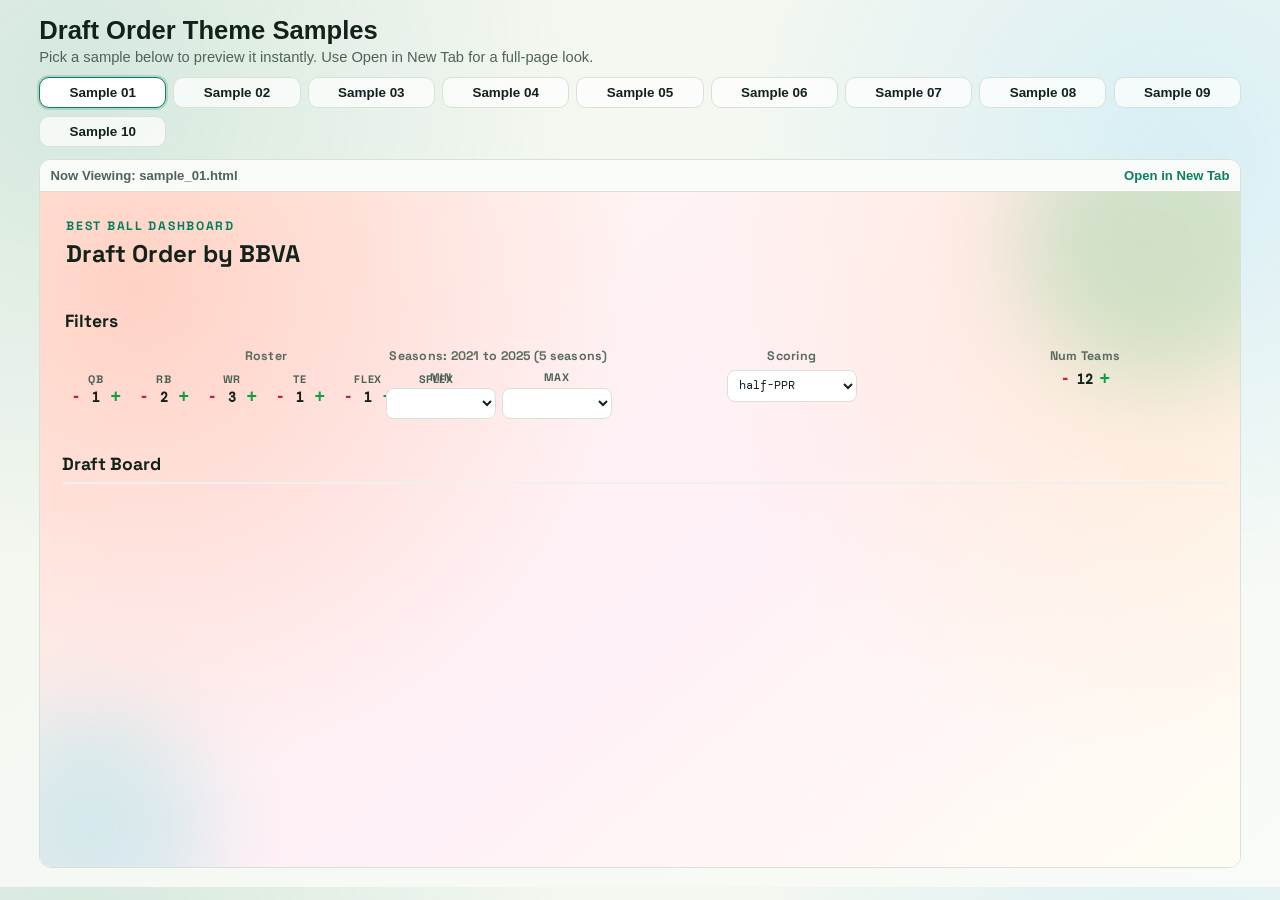
<file: samples/index.html>
<!doctype html>
<html lang="en">
  <head>
    <meta charset="UTF-8" />
    <meta name="viewport" content="width=device-width, initial-scale=1.0" />
    <title>Draft Order Theme Samples</title>
    <style>
      :root {
        --bg1: #f2f6ee;
        --bg2: #f8fbf7;
        --ink: #12211a;
        --muted: #4f6358;
        --line: #d6e2d8;
        --accent: #0f7d5f;
      }

      * {
        box-sizing: border-box;
      }

      body {
        margin: 0;
        font-family: "Space Grotesk", "Segoe UI", sans-serif;
        color: var(--ink);
        background:
          radial-gradient(circle at 6% 10%, rgba(0, 127, 95, 0.12) 0, transparent 34%),
          radial-gradient(circle at 92% 18%, rgba(0, 162, 255, 0.12) 0, transparent 32%),
          linear-gradient(145deg, var(--bg1) 0%, var(--bg2) 100%);
      }

      .shell {
        width: min(1520px, 96vw);
        margin: 0 auto;
        padding: 1rem 0.85rem 1.2rem;
        display: grid;
        gap: 0.75rem;
      }

      h1 {
        margin: 0;
        font-size: clamp(1.25rem, 2vw, 1.85rem);
      }

      .subtle {
        margin: 0.25rem 0 0;
        color: var(--muted);
        font-size: 0.92rem;
      }

      .toolbar {
        display: grid;
        gap: 0.5rem;
      }

      .sample-grid {
        display: grid;
        grid-template-columns: repeat(auto-fit, minmax(120px, 1fr));
        gap: 0.45rem;
      }

      .sample-link {
        text-decoration: none;
        color: var(--ink);
        border: 1px solid var(--line);
        border-radius: 10px;
        padding: 0.45rem 0.55rem;
        text-align: center;
        font-size: 0.84rem;
        font-weight: 700;
        background: rgba(255, 255, 255, 0.72);
        transition: transform 0.15s ease, border-color 0.15s ease, background 0.15s ease;
      }

      .sample-link:hover {
        transform: translateY(-1px);
        border-color: var(--accent);
        background: #ffffff;
      }

      .sample-link.active {
        border-color: var(--accent);
        background: #ffffff;
        box-shadow: 0 0 0 2px rgba(15, 125, 95, 0.2);
      }

      .preview-wrap {
        border: 1px solid var(--line);
        border-radius: 12px;
        overflow: hidden;
        background: #ffffff;
      }

      .preview-header {
        display: flex;
        justify-content: space-between;
        align-items: center;
        gap: 0.7rem;
        padding: 0.5rem 0.65rem;
        border-bottom: 1px solid var(--line);
        background: #f8fbf8;
        font-size: 0.82rem;
      }

      #currentLabel {
        color: var(--muted);
        font-weight: 700;
      }

      #openTab {
        color: var(--accent);
        font-weight: 700;
        text-decoration: none;
      }

      iframe {
        width: 100%;
        height: calc(100vh - 225px);
        min-height: 560px;
        border: 0;
        display: block;
        background: #fff;
      }

      @media (max-width: 820px) {
        iframe {
          height: calc(100vh - 270px);
          min-height: 500px;
        }
      }
    </style>
  </head>
  <body>
    <main class="shell">
      <header>
        <h1>Draft Order Theme Samples</h1>
        <p class="subtle">Pick a sample below to preview it instantly. Use Open in New Tab for a full-page look.</p>
      </header>

      <section class="toolbar">
        <div class="sample-grid" id="sampleGrid">
          <a class="sample-link active" href="sample_01.html" data-sample="sample_01.html">Sample 01</a>
          <a class="sample-link" href="sample_02.html" data-sample="sample_02.html">Sample 02</a>
          <a class="sample-link" href="sample_03.html" data-sample="sample_03.html">Sample 03</a>
          <a class="sample-link" href="sample_04.html" data-sample="sample_04.html">Sample 04</a>
          <a class="sample-link" href="sample_05.html" data-sample="sample_05.html">Sample 05</a>
          <a class="sample-link" href="sample_06.html" data-sample="sample_06.html">Sample 06</a>
          <a class="sample-link" href="sample_07.html" data-sample="sample_07.html">Sample 07</a>
          <a class="sample-link" href="sample_08.html" data-sample="sample_08.html">Sample 08</a>
          <a class="sample-link" href="sample_09.html" data-sample="sample_09.html">Sample 09</a>
          <a class="sample-link" href="sample_10.html" data-sample="sample_10.html">Sample 10</a>
        </div>
      </section>

      <section class="preview-wrap">
        <div class="preview-header">
          <span id="currentLabel">Now Viewing: sample_01.html</span>
          <a id="openTab" href="sample_01.html" target="_blank" rel="noopener noreferrer">Open in New Tab</a>
        </div>
        <iframe id="previewFrame" src="sample_01.html" title="Draft Order sample preview"></iframe>
      </section>
    </main>

    <script>
      const links = Array.from(document.querySelectorAll('.sample-link'));
      const frame = document.getElementById('previewFrame');
      const label = document.getElementById('currentLabel');
      const openTab = document.getElementById('openTab');

      links.forEach((link) => {
        link.addEventListener('click', (event) => {
          event.preventDefault();
          const href = link.getAttribute('data-sample');
          if (!href) {
            return;
          }

          frame.src = href;
          label.textContent = `Now Viewing: ${href}`;
          openTab.href = href;

          links.forEach((item) => item.classList.remove('active'));
          link.classList.add('active');
        });
      });
    </script>
  </body>
</html>
</file>
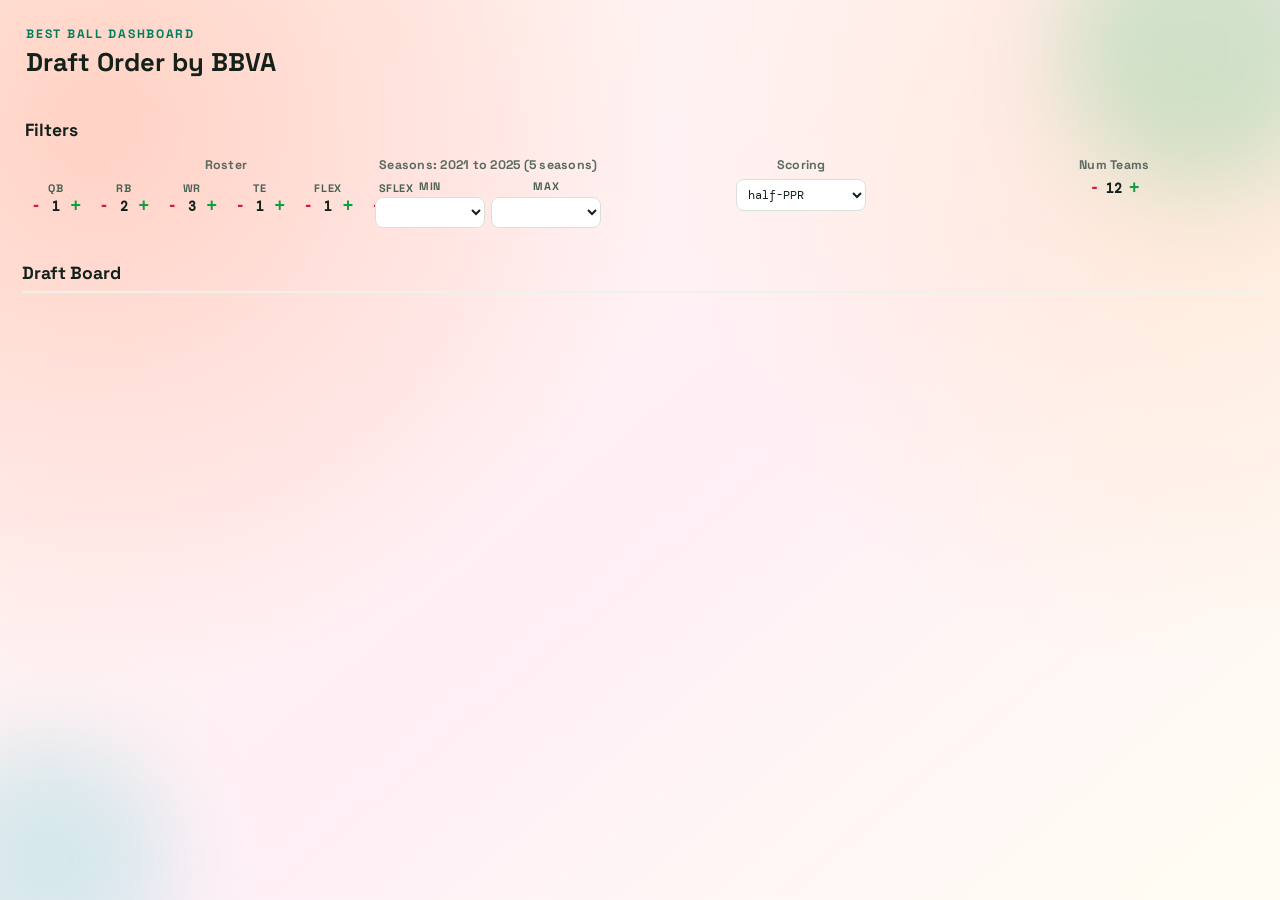
<file: samples/sample_01.html>
<!doctype html>
<html lang="en">
  <head>
    <meta charset="UTF-8" />
    <meta name="viewport" content="width=device-width, initial-scale=1.0" />
    <title>Draft Order by BBVA</title>
    <link rel="preconnect" href="https://fonts.googleapis.com" />
    <link rel="preconnect" href="https://fonts.gstatic.com" crossorigin />
    <link
      href="https://fonts.googleapis.com/css2?family=Space+Grotesk:wght@400;500;700&family=DM+Mono:wght@400;500&display=swap"
      rel="stylesheet"
    />
    <link rel="stylesheet" href="styles_sample_01.css" />
  </head>
  <body>
    <div class="bg-orb orb-1"></div>
    <div class="bg-orb orb-2"></div>

    <main class="app-shell">
      <header class="topbar card">
        <div>
          <p class="eyebrow">Best Ball Dashboard</p>
          <h1>Draft Order by BBVA</h1>
        </div>
      </header>

      <section id="filtersCard" class="filters-card card">
        <div class="filters-header">
          <h2>Filters</h2>
        </div>

        <div class="filters-grid">
          <div class="field roster-field">
            <label>Roster</label>
            <div class="roster-controls" id="rosterControls">
              <div class="roster-control">
                <span class="roster-label">QB</span>
                <div class="stepper" data-pos="QB">
                  <button type="button" class="stepper-btn" data-action="decrease" aria-label="Decrease QB">-</button>
                  <span id="slotQB" class="stepper-value">1</span>
                  <button type="button" class="stepper-btn" data-action="increase" aria-label="Increase QB">+</button>
                </div>
              </div>

              <div class="roster-control">
                <span class="roster-label">RB</span>
                <div class="stepper" data-pos="RB">
                  <button type="button" class="stepper-btn" data-action="decrease" aria-label="Decrease RB">-</button>
                  <span id="slotRB" class="stepper-value">2</span>
                  <button type="button" class="stepper-btn" data-action="increase" aria-label="Increase RB">+</button>
                </div>
              </div>

              <div class="roster-control">
                <span class="roster-label">WR</span>
                <div class="stepper" data-pos="WR">
                  <button type="button" class="stepper-btn" data-action="decrease" aria-label="Decrease WR">-</button>
                  <span id="slotWR" class="stepper-value">3</span>
                  <button type="button" class="stepper-btn" data-action="increase" aria-label="Increase WR">+</button>
                </div>
              </div>

              <div class="roster-control">
                <span class="roster-label">TE</span>
                <div class="stepper" data-pos="TE">
                  <button type="button" class="stepper-btn" data-action="decrease" aria-label="Decrease TE">-</button>
                  <span id="slotTE" class="stepper-value">1</span>
                  <button type="button" class="stepper-btn" data-action="increase" aria-label="Increase TE">+</button>
                </div>
              </div>

              <div class="roster-control">
                <span class="roster-label">FLEX</span>
                <div class="stepper" data-pos="FLEX">
                  <button type="button" class="stepper-btn" data-action="decrease" aria-label="Decrease FLEX">-</button>
                  <span id="slotFLEX" class="stepper-value">1</span>
                  <button type="button" class="stepper-btn" data-action="increase" aria-label="Increase FLEX">+</button>
                </div>
              </div>

              <div class="roster-control">
                <span class="roster-label">SFLEX</span>
                <div class="stepper" data-pos="SFLEX">
                  <button type="button" class="stepper-btn" data-action="decrease" aria-label="Decrease SFLEX">-</button>
                  <span id="slotSFLEX" class="stepper-value">0</span>
                  <button type="button" class="stepper-btn" data-action="increase" aria-label="Increase SFLEX">+</button>
                </div>
              </div>
            </div>
          </div>

          <div class="field season-field">
            <label for="minYearSelect">Seasons: <span id="seasonRangeValue">2021 to 2025 (5 seasons)</span></label>
            <div class="season-select-row">
              <div class="season-select-group">
                <span class="season-select-label">Min</span>
                <select id="minYearSelect" class="season-select" aria-label="Minimum season"></select>
              </div>
              <div class="season-select-group">
                <span class="season-select-label">Max</span>
                <select id="maxYearSelect" class="season-select" aria-label="Maximum season"></select>
              </div>
            </div>

          </div>

          <div class="field scoring-field">
            <label for="scoringSelect">Scoring</label>
            <select id="scoringSelect" class="season-select" aria-label="Scoring mode">
              <option value="half-ppr">half-PPR</option>
              <option value="ppr">PPR</option>
            </select>
          </div>

          <div class="field teams-field">
            <label>Num Teams</label>
            <div class="num-teams-control">
              <div class="stepper" data-pos="TEAMS">
                <button type="button" class="stepper-btn" data-action="decrease" aria-label="Decrease number of teams">-</button>
                <span id="numTeamsValue" class="stepper-value">12</span>
                <button type="button" class="stepper-btn" data-action="increase" aria-label="Increase number of teams">+</button>
              </div>
            </div>
          </div>
        </div>
      </section>

      <section class="board-view">
        <article class="panel card board-panel">
          <div class="table-header">
            <h2>Draft Board</h2>
          </div>
          <div id="draftBoard" class="draft-board-scroll"></div>
        </article>
      </section>
    </main>

    <script src="../app.js"></script>
  </body>
</html>
</file>
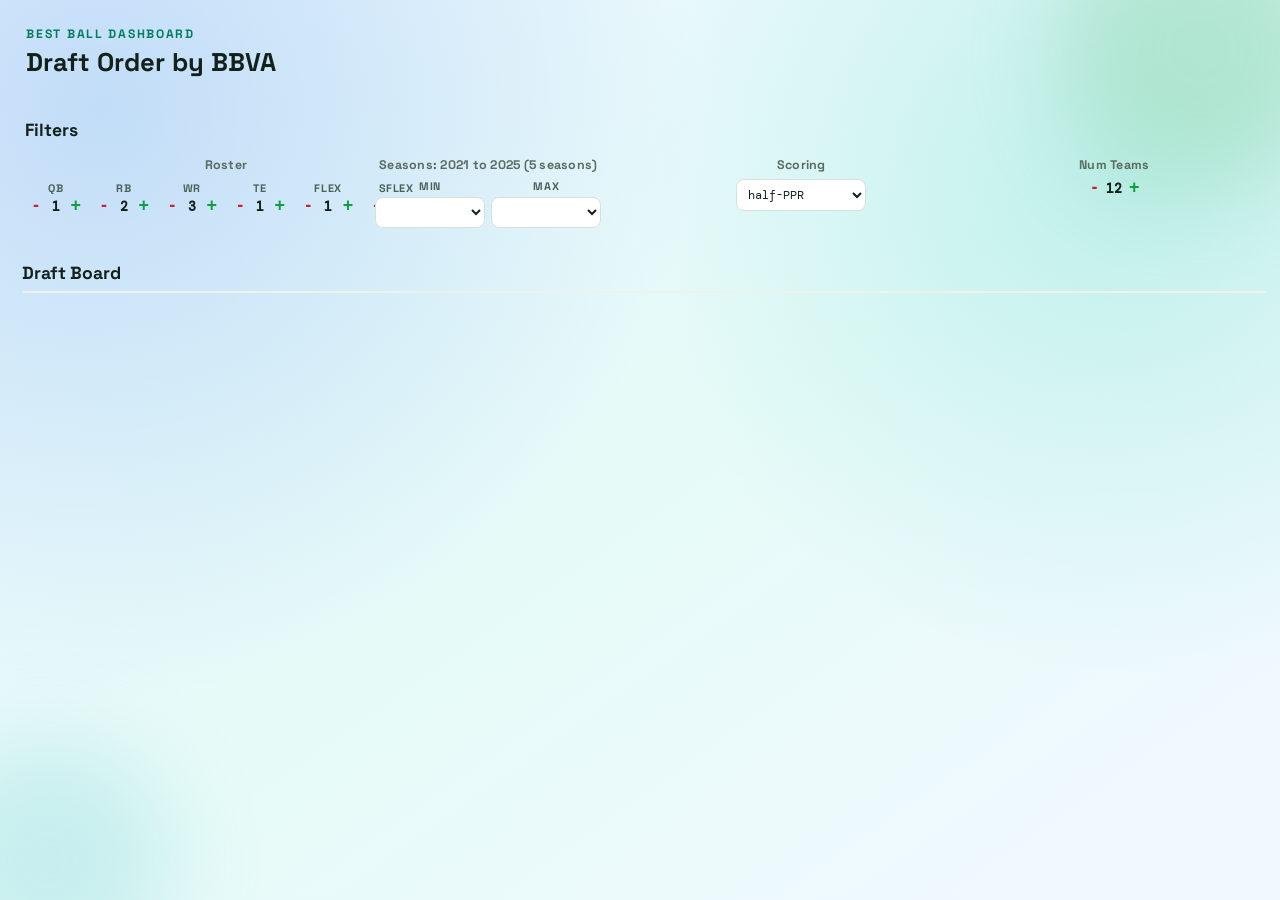
<file: samples/sample_02.html>
<!doctype html>
<html lang="en">
  <head>
    <meta charset="UTF-8" />
    <meta name="viewport" content="width=device-width, initial-scale=1.0" />
    <title>Draft Order by BBVA</title>
    <link rel="preconnect" href="https://fonts.googleapis.com" />
    <link rel="preconnect" href="https://fonts.gstatic.com" crossorigin />
    <link
      href="https://fonts.googleapis.com/css2?family=Space+Grotesk:wght@400;500;700&family=DM+Mono:wght@400;500&display=swap"
      rel="stylesheet"
    />
    <link rel="stylesheet" href="styles_sample_02.css" />
  </head>
  <body>
    <div class="bg-orb orb-1"></div>
    <div class="bg-orb orb-2"></div>

    <main class="app-shell">
      <header class="topbar card">
        <div>
          <p class="eyebrow">Best Ball Dashboard</p>
          <h1>Draft Order by BBVA</h1>
        </div>
      </header>

      <section id="filtersCard" class="filters-card card">
        <div class="filters-header">
          <h2>Filters</h2>
        </div>

        <div class="filters-grid">
          <div class="field roster-field">
            <label>Roster</label>
            <div class="roster-controls" id="rosterControls">
              <div class="roster-control">
                <span class="roster-label">QB</span>
                <div class="stepper" data-pos="QB">
                  <button type="button" class="stepper-btn" data-action="decrease" aria-label="Decrease QB">-</button>
                  <span id="slotQB" class="stepper-value">1</span>
                  <button type="button" class="stepper-btn" data-action="increase" aria-label="Increase QB">+</button>
                </div>
              </div>

              <div class="roster-control">
                <span class="roster-label">RB</span>
                <div class="stepper" data-pos="RB">
                  <button type="button" class="stepper-btn" data-action="decrease" aria-label="Decrease RB">-</button>
                  <span id="slotRB" class="stepper-value">2</span>
                  <button type="button" class="stepper-btn" data-action="increase" aria-label="Increase RB">+</button>
                </div>
              </div>

              <div class="roster-control">
                <span class="roster-label">WR</span>
                <div class="stepper" data-pos="WR">
                  <button type="button" class="stepper-btn" data-action="decrease" aria-label="Decrease WR">-</button>
                  <span id="slotWR" class="stepper-value">3</span>
                  <button type="button" class="stepper-btn" data-action="increase" aria-label="Increase WR">+</button>
                </div>
              </div>

              <div class="roster-control">
                <span class="roster-label">TE</span>
                <div class="stepper" data-pos="TE">
                  <button type="button" class="stepper-btn" data-action="decrease" aria-label="Decrease TE">-</button>
                  <span id="slotTE" class="stepper-value">1</span>
                  <button type="button" class="stepper-btn" data-action="increase" aria-label="Increase TE">+</button>
                </div>
              </div>

              <div class="roster-control">
                <span class="roster-label">FLEX</span>
                <div class="stepper" data-pos="FLEX">
                  <button type="button" class="stepper-btn" data-action="decrease" aria-label="Decrease FLEX">-</button>
                  <span id="slotFLEX" class="stepper-value">1</span>
                  <button type="button" class="stepper-btn" data-action="increase" aria-label="Increase FLEX">+</button>
                </div>
              </div>

              <div class="roster-control">
                <span class="roster-label">SFLEX</span>
                <div class="stepper" data-pos="SFLEX">
                  <button type="button" class="stepper-btn" data-action="decrease" aria-label="Decrease SFLEX">-</button>
                  <span id="slotSFLEX" class="stepper-value">0</span>
                  <button type="button" class="stepper-btn" data-action="increase" aria-label="Increase SFLEX">+</button>
                </div>
              </div>
            </div>
          </div>

          <div class="field season-field">
            <label for="minYearSelect">Seasons: <span id="seasonRangeValue">2021 to 2025 (5 seasons)</span></label>
            <div class="season-select-row">
              <div class="season-select-group">
                <span class="season-select-label">Min</span>
                <select id="minYearSelect" class="season-select" aria-label="Minimum season"></select>
              </div>
              <div class="season-select-group">
                <span class="season-select-label">Max</span>
                <select id="maxYearSelect" class="season-select" aria-label="Maximum season"></select>
              </div>
            </div>

          </div>

          <div class="field scoring-field">
            <label for="scoringSelect">Scoring</label>
            <select id="scoringSelect" class="season-select" aria-label="Scoring mode">
              <option value="half-ppr">half-PPR</option>
              <option value="ppr">PPR</option>
            </select>
          </div>

          <div class="field teams-field">
            <label>Num Teams</label>
            <div class="num-teams-control">
              <div class="stepper" data-pos="TEAMS">
                <button type="button" class="stepper-btn" data-action="decrease" aria-label="Decrease number of teams">-</button>
                <span id="numTeamsValue" class="stepper-value">12</span>
                <button type="button" class="stepper-btn" data-action="increase" aria-label="Increase number of teams">+</button>
              </div>
            </div>
          </div>
        </div>
      </section>

      <section class="board-view">
        <article class="panel card board-panel">
          <div class="table-header">
            <h2>Draft Board</h2>
          </div>
          <div id="draftBoard" class="draft-board-scroll"></div>
        </article>
      </section>
    </main>

    <script src="../app.js"></script>
  </body>
</html>
</file>
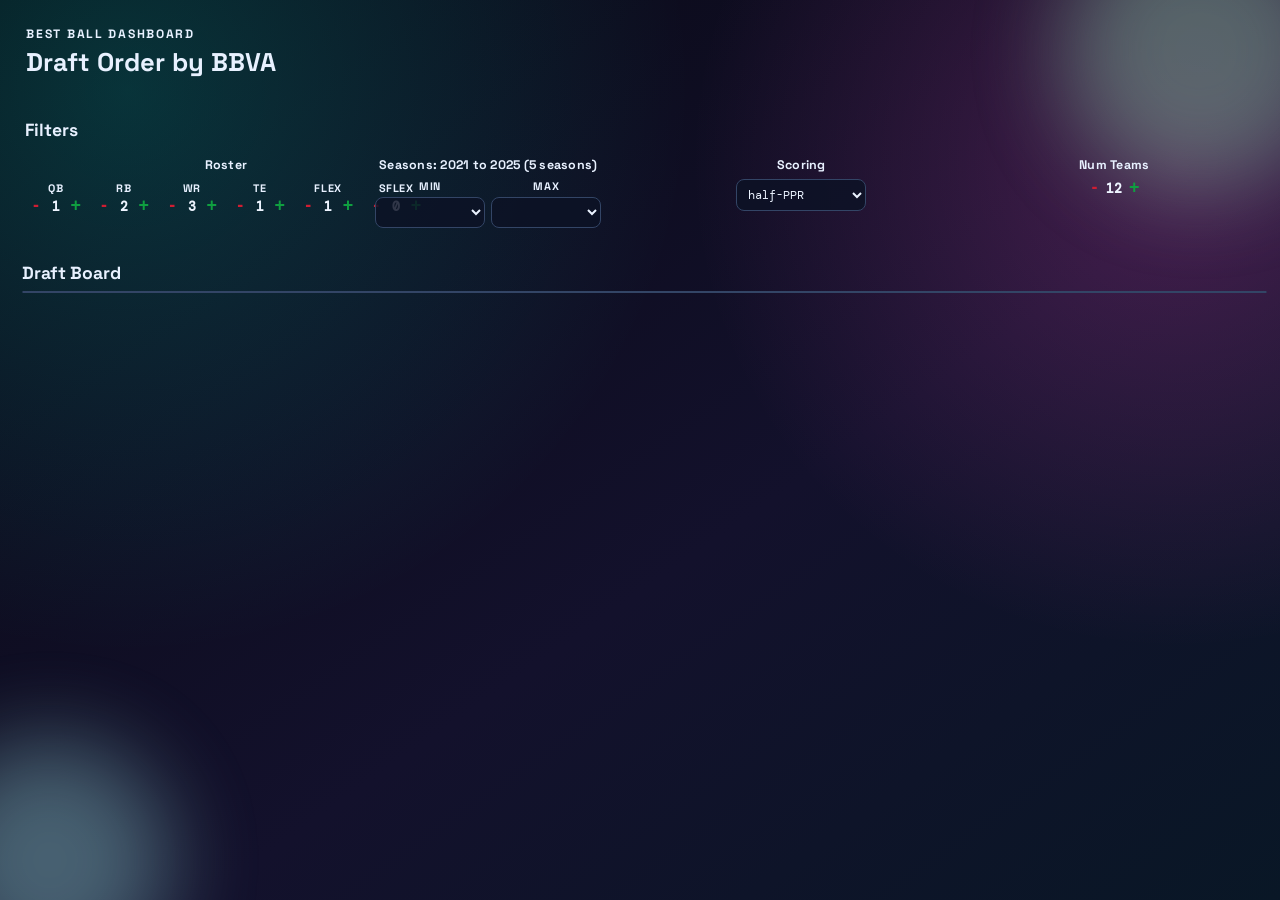
<file: samples/sample_03.html>
<!doctype html>
<html lang="en">
  <head>
    <meta charset="UTF-8" />
    <meta name="viewport" content="width=device-width, initial-scale=1.0" />
    <title>Draft Order by BBVA</title>
    <link rel="preconnect" href="https://fonts.googleapis.com" />
    <link rel="preconnect" href="https://fonts.gstatic.com" crossorigin />
    <link
      href="https://fonts.googleapis.com/css2?family=Space+Grotesk:wght@400;500;700&family=DM+Mono:wght@400;500&display=swap"
      rel="stylesheet"
    />
    <link rel="stylesheet" href="styles_sample_03.css" />
  </head>
  <body>
    <div class="bg-orb orb-1"></div>
    <div class="bg-orb orb-2"></div>

    <main class="app-shell">
      <header class="topbar card">
        <div>
          <p class="eyebrow">Best Ball Dashboard</p>
          <h1>Draft Order by BBVA</h1>
        </div>
      </header>

      <section id="filtersCard" class="filters-card card">
        <div class="filters-header">
          <h2>Filters</h2>
        </div>

        <div class="filters-grid">
          <div class="field roster-field">
            <label>Roster</label>
            <div class="roster-controls" id="rosterControls">
              <div class="roster-control">
                <span class="roster-label">QB</span>
                <div class="stepper" data-pos="QB">
                  <button type="button" class="stepper-btn" data-action="decrease" aria-label="Decrease QB">-</button>
                  <span id="slotQB" class="stepper-value">1</span>
                  <button type="button" class="stepper-btn" data-action="increase" aria-label="Increase QB">+</button>
                </div>
              </div>

              <div class="roster-control">
                <span class="roster-label">RB</span>
                <div class="stepper" data-pos="RB">
                  <button type="button" class="stepper-btn" data-action="decrease" aria-label="Decrease RB">-</button>
                  <span id="slotRB" class="stepper-value">2</span>
                  <button type="button" class="stepper-btn" data-action="increase" aria-label="Increase RB">+</button>
                </div>
              </div>

              <div class="roster-control">
                <span class="roster-label">WR</span>
                <div class="stepper" data-pos="WR">
                  <button type="button" class="stepper-btn" data-action="decrease" aria-label="Decrease WR">-</button>
                  <span id="slotWR" class="stepper-value">3</span>
                  <button type="button" class="stepper-btn" data-action="increase" aria-label="Increase WR">+</button>
                </div>
              </div>

              <div class="roster-control">
                <span class="roster-label">TE</span>
                <div class="stepper" data-pos="TE">
                  <button type="button" class="stepper-btn" data-action="decrease" aria-label="Decrease TE">-</button>
                  <span id="slotTE" class="stepper-value">1</span>
                  <button type="button" class="stepper-btn" data-action="increase" aria-label="Increase TE">+</button>
                </div>
              </div>

              <div class="roster-control">
                <span class="roster-label">FLEX</span>
                <div class="stepper" data-pos="FLEX">
                  <button type="button" class="stepper-btn" data-action="decrease" aria-label="Decrease FLEX">-</button>
                  <span id="slotFLEX" class="stepper-value">1</span>
                  <button type="button" class="stepper-btn" data-action="increase" aria-label="Increase FLEX">+</button>
                </div>
              </div>

              <div class="roster-control">
                <span class="roster-label">SFLEX</span>
                <div class="stepper" data-pos="SFLEX">
                  <button type="button" class="stepper-btn" data-action="decrease" aria-label="Decrease SFLEX">-</button>
                  <span id="slotSFLEX" class="stepper-value">0</span>
                  <button type="button" class="stepper-btn" data-action="increase" aria-label="Increase SFLEX">+</button>
                </div>
              </div>
            </div>
          </div>

          <div class="field season-field">
            <label for="minYearSelect">Seasons: <span id="seasonRangeValue">2021 to 2025 (5 seasons)</span></label>
            <div class="season-select-row">
              <div class="season-select-group">
                <span class="season-select-label">Min</span>
                <select id="minYearSelect" class="season-select" aria-label="Minimum season"></select>
              </div>
              <div class="season-select-group">
                <span class="season-select-label">Max</span>
                <select id="maxYearSelect" class="season-select" aria-label="Maximum season"></select>
              </div>
            </div>

          </div>

          <div class="field scoring-field">
            <label for="scoringSelect">Scoring</label>
            <select id="scoringSelect" class="season-select" aria-label="Scoring mode">
              <option value="half-ppr">half-PPR</option>
              <option value="ppr">PPR</option>
            </select>
          </div>

          <div class="field teams-field">
            <label>Num Teams</label>
            <div class="num-teams-control">
              <div class="stepper" data-pos="TEAMS">
                <button type="button" class="stepper-btn" data-action="decrease" aria-label="Decrease number of teams">-</button>
                <span id="numTeamsValue" class="stepper-value">12</span>
                <button type="button" class="stepper-btn" data-action="increase" aria-label="Increase number of teams">+</button>
              </div>
            </div>
          </div>
        </div>
      </section>

      <section class="board-view">
        <article class="panel card board-panel">
          <div class="table-header">
            <h2>Draft Board</h2>
          </div>
          <div id="draftBoard" class="draft-board-scroll"></div>
        </article>
      </section>
    </main>

    <script src="../app.js"></script>
  </body>
</html>
</file>
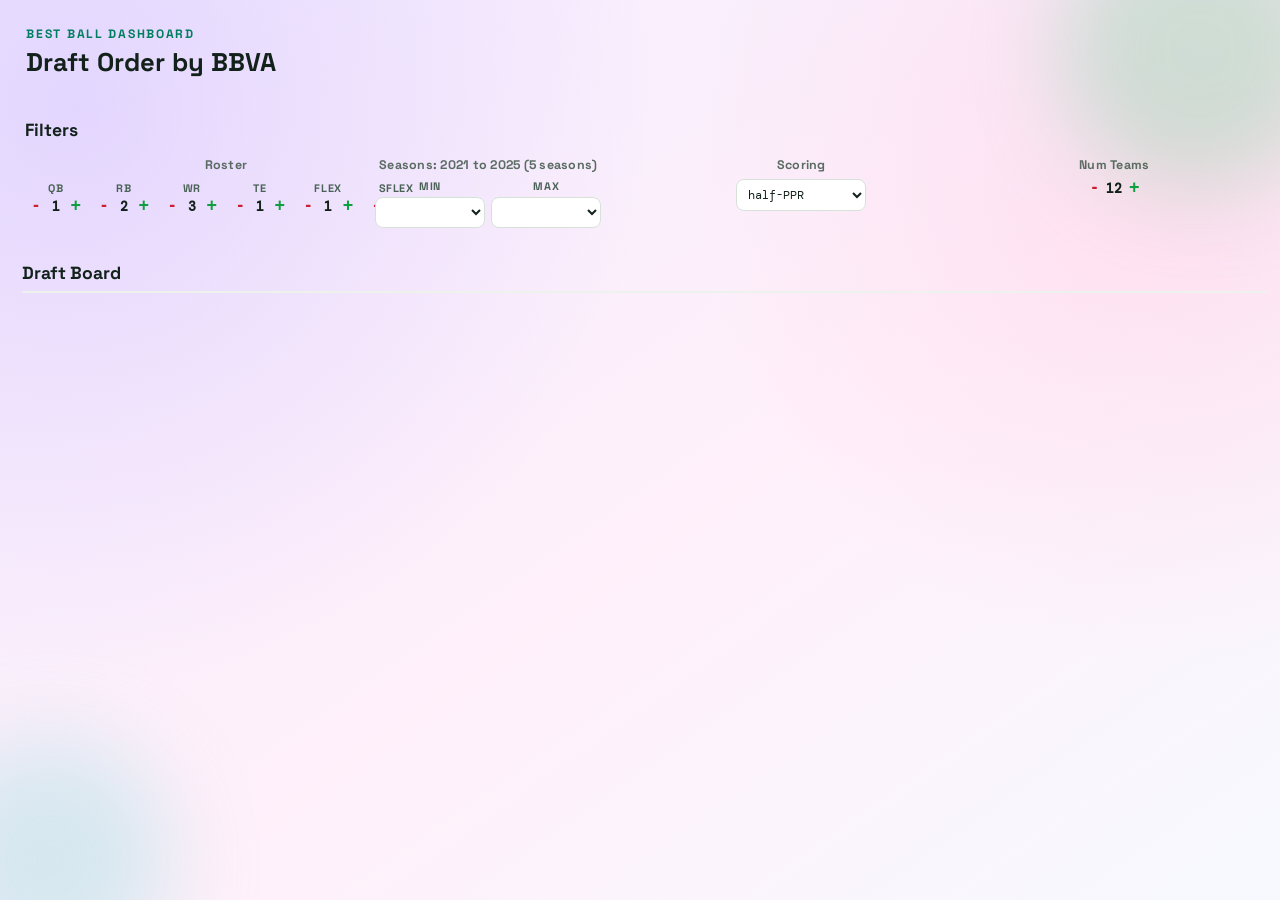
<file: samples/sample_04.html>
<!doctype html>
<html lang="en">
  <head>
    <meta charset="UTF-8" />
    <meta name="viewport" content="width=device-width, initial-scale=1.0" />
    <title>Draft Order by BBVA</title>
    <link rel="preconnect" href="https://fonts.googleapis.com" />
    <link rel="preconnect" href="https://fonts.gstatic.com" crossorigin />
    <link
      href="https://fonts.googleapis.com/css2?family=Space+Grotesk:wght@400;500;700&family=DM+Mono:wght@400;500&display=swap"
      rel="stylesheet"
    />
    <link rel="stylesheet" href="styles_sample_04.css" />
  </head>
  <body>
    <div class="bg-orb orb-1"></div>
    <div class="bg-orb orb-2"></div>

    <main class="app-shell">
      <header class="topbar card">
        <div>
          <p class="eyebrow">Best Ball Dashboard</p>
          <h1>Draft Order by BBVA</h1>
        </div>
      </header>

      <section id="filtersCard" class="filters-card card">
        <div class="filters-header">
          <h2>Filters</h2>
        </div>

        <div class="filters-grid">
          <div class="field roster-field">
            <label>Roster</label>
            <div class="roster-controls" id="rosterControls">
              <div class="roster-control">
                <span class="roster-label">QB</span>
                <div class="stepper" data-pos="QB">
                  <button type="button" class="stepper-btn" data-action="decrease" aria-label="Decrease QB">-</button>
                  <span id="slotQB" class="stepper-value">1</span>
                  <button type="button" class="stepper-btn" data-action="increase" aria-label="Increase QB">+</button>
                </div>
              </div>

              <div class="roster-control">
                <span class="roster-label">RB</span>
                <div class="stepper" data-pos="RB">
                  <button type="button" class="stepper-btn" data-action="decrease" aria-label="Decrease RB">-</button>
                  <span id="slotRB" class="stepper-value">2</span>
                  <button type="button" class="stepper-btn" data-action="increase" aria-label="Increase RB">+</button>
                </div>
              </div>

              <div class="roster-control">
                <span class="roster-label">WR</span>
                <div class="stepper" data-pos="WR">
                  <button type="button" class="stepper-btn" data-action="decrease" aria-label="Decrease WR">-</button>
                  <span id="slotWR" class="stepper-value">3</span>
                  <button type="button" class="stepper-btn" data-action="increase" aria-label="Increase WR">+</button>
                </div>
              </div>

              <div class="roster-control">
                <span class="roster-label">TE</span>
                <div class="stepper" data-pos="TE">
                  <button type="button" class="stepper-btn" data-action="decrease" aria-label="Decrease TE">-</button>
                  <span id="slotTE" class="stepper-value">1</span>
                  <button type="button" class="stepper-btn" data-action="increase" aria-label="Increase TE">+</button>
                </div>
              </div>

              <div class="roster-control">
                <span class="roster-label">FLEX</span>
                <div class="stepper" data-pos="FLEX">
                  <button type="button" class="stepper-btn" data-action="decrease" aria-label="Decrease FLEX">-</button>
                  <span id="slotFLEX" class="stepper-value">1</span>
                  <button type="button" class="stepper-btn" data-action="increase" aria-label="Increase FLEX">+</button>
                </div>
              </div>

              <div class="roster-control">
                <span class="roster-label">SFLEX</span>
                <div class="stepper" data-pos="SFLEX">
                  <button type="button" class="stepper-btn" data-action="decrease" aria-label="Decrease SFLEX">-</button>
                  <span id="slotSFLEX" class="stepper-value">0</span>
                  <button type="button" class="stepper-btn" data-action="increase" aria-label="Increase SFLEX">+</button>
                </div>
              </div>
            </div>
          </div>

          <div class="field season-field">
            <label for="minYearSelect">Seasons: <span id="seasonRangeValue">2021 to 2025 (5 seasons)</span></label>
            <div class="season-select-row">
              <div class="season-select-group">
                <span class="season-select-label">Min</span>
                <select id="minYearSelect" class="season-select" aria-label="Minimum season"></select>
              </div>
              <div class="season-select-group">
                <span class="season-select-label">Max</span>
                <select id="maxYearSelect" class="season-select" aria-label="Maximum season"></select>
              </div>
            </div>

          </div>

          <div class="field scoring-field">
            <label for="scoringSelect">Scoring</label>
            <select id="scoringSelect" class="season-select" aria-label="Scoring mode">
              <option value="half-ppr">half-PPR</option>
              <option value="ppr">PPR</option>
            </select>
          </div>

          <div class="field teams-field">
            <label>Num Teams</label>
            <div class="num-teams-control">
              <div class="stepper" data-pos="TEAMS">
                <button type="button" class="stepper-btn" data-action="decrease" aria-label="Decrease number of teams">-</button>
                <span id="numTeamsValue" class="stepper-value">12</span>
                <button type="button" class="stepper-btn" data-action="increase" aria-label="Increase number of teams">+</button>
              </div>
            </div>
          </div>
        </div>
      </section>

      <section class="board-view">
        <article class="panel card board-panel">
          <div class="table-header">
            <h2>Draft Board</h2>
          </div>
          <div id="draftBoard" class="draft-board-scroll"></div>
        </article>
      </section>
    </main>

    <script src="../app.js"></script>
  </body>
</html>
</file>
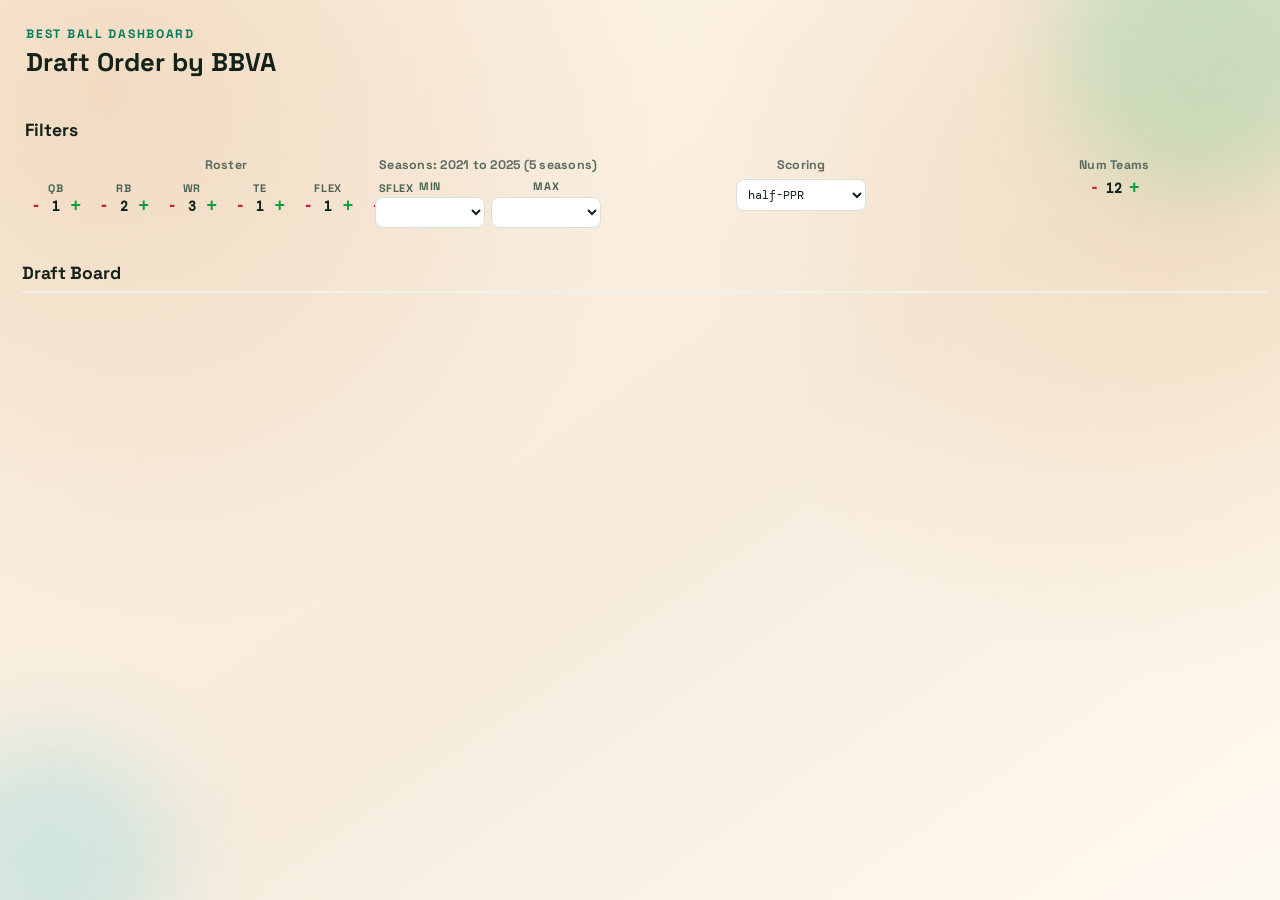
<file: samples/sample_05.html>
<!doctype html>
<html lang="en">
  <head>
    <meta charset="UTF-8" />
    <meta name="viewport" content="width=device-width, initial-scale=1.0" />
    <title>Draft Order by BBVA</title>
    <link rel="preconnect" href="https://fonts.googleapis.com" />
    <link rel="preconnect" href="https://fonts.gstatic.com" crossorigin />
    <link
      href="https://fonts.googleapis.com/css2?family=Space+Grotesk:wght@400;500;700&family=DM+Mono:wght@400;500&display=swap"
      rel="stylesheet"
    />
    <link rel="stylesheet" href="styles_sample_05.css" />
  </head>
  <body>
    <div class="bg-orb orb-1"></div>
    <div class="bg-orb orb-2"></div>

    <main class="app-shell">
      <header class="topbar card">
        <div>
          <p class="eyebrow">Best Ball Dashboard</p>
          <h1>Draft Order by BBVA</h1>
        </div>
      </header>

      <section id="filtersCard" class="filters-card card">
        <div class="filters-header">
          <h2>Filters</h2>
        </div>

        <div class="filters-grid">
          <div class="field roster-field">
            <label>Roster</label>
            <div class="roster-controls" id="rosterControls">
              <div class="roster-control">
                <span class="roster-label">QB</span>
                <div class="stepper" data-pos="QB">
                  <button type="button" class="stepper-btn" data-action="decrease" aria-label="Decrease QB">-</button>
                  <span id="slotQB" class="stepper-value">1</span>
                  <button type="button" class="stepper-btn" data-action="increase" aria-label="Increase QB">+</button>
                </div>
              </div>

              <div class="roster-control">
                <span class="roster-label">RB</span>
                <div class="stepper" data-pos="RB">
                  <button type="button" class="stepper-btn" data-action="decrease" aria-label="Decrease RB">-</button>
                  <span id="slotRB" class="stepper-value">2</span>
                  <button type="button" class="stepper-btn" data-action="increase" aria-label="Increase RB">+</button>
                </div>
              </div>

              <div class="roster-control">
                <span class="roster-label">WR</span>
                <div class="stepper" data-pos="WR">
                  <button type="button" class="stepper-btn" data-action="decrease" aria-label="Decrease WR">-</button>
                  <span id="slotWR" class="stepper-value">3</span>
                  <button type="button" class="stepper-btn" data-action="increase" aria-label="Increase WR">+</button>
                </div>
              </div>

              <div class="roster-control">
                <span class="roster-label">TE</span>
                <div class="stepper" data-pos="TE">
                  <button type="button" class="stepper-btn" data-action="decrease" aria-label="Decrease TE">-</button>
                  <span id="slotTE" class="stepper-value">1</span>
                  <button type="button" class="stepper-btn" data-action="increase" aria-label="Increase TE">+</button>
                </div>
              </div>

              <div class="roster-control">
                <span class="roster-label">FLEX</span>
                <div class="stepper" data-pos="FLEX">
                  <button type="button" class="stepper-btn" data-action="decrease" aria-label="Decrease FLEX">-</button>
                  <span id="slotFLEX" class="stepper-value">1</span>
                  <button type="button" class="stepper-btn" data-action="increase" aria-label="Increase FLEX">+</button>
                </div>
              </div>

              <div class="roster-control">
                <span class="roster-label">SFLEX</span>
                <div class="stepper" data-pos="SFLEX">
                  <button type="button" class="stepper-btn" data-action="decrease" aria-label="Decrease SFLEX">-</button>
                  <span id="slotSFLEX" class="stepper-value">0</span>
                  <button type="button" class="stepper-btn" data-action="increase" aria-label="Increase SFLEX">+</button>
                </div>
              </div>
            </div>
          </div>

          <div class="field season-field">
            <label for="minYearSelect">Seasons: <span id="seasonRangeValue">2021 to 2025 (5 seasons)</span></label>
            <div class="season-select-row">
              <div class="season-select-group">
                <span class="season-select-label">Min</span>
                <select id="minYearSelect" class="season-select" aria-label="Minimum season"></select>
              </div>
              <div class="season-select-group">
                <span class="season-select-label">Max</span>
                <select id="maxYearSelect" class="season-select" aria-label="Maximum season"></select>
              </div>
            </div>

          </div>

          <div class="field scoring-field">
            <label for="scoringSelect">Scoring</label>
            <select id="scoringSelect" class="season-select" aria-label="Scoring mode">
              <option value="half-ppr">half-PPR</option>
              <option value="ppr">PPR</option>
            </select>
          </div>

          <div class="field teams-field">
            <label>Num Teams</label>
            <div class="num-teams-control">
              <div class="stepper" data-pos="TEAMS">
                <button type="button" class="stepper-btn" data-action="decrease" aria-label="Decrease number of teams">-</button>
                <span id="numTeamsValue" class="stepper-value">12</span>
                <button type="button" class="stepper-btn" data-action="increase" aria-label="Increase number of teams">+</button>
              </div>
            </div>
          </div>
        </div>
      </section>

      <section class="board-view">
        <article class="panel card board-panel">
          <div class="table-header">
            <h2>Draft Board</h2>
          </div>
          <div id="draftBoard" class="draft-board-scroll"></div>
        </article>
      </section>
    </main>

    <script src="../app.js"></script>
  </body>
</html>
</file>
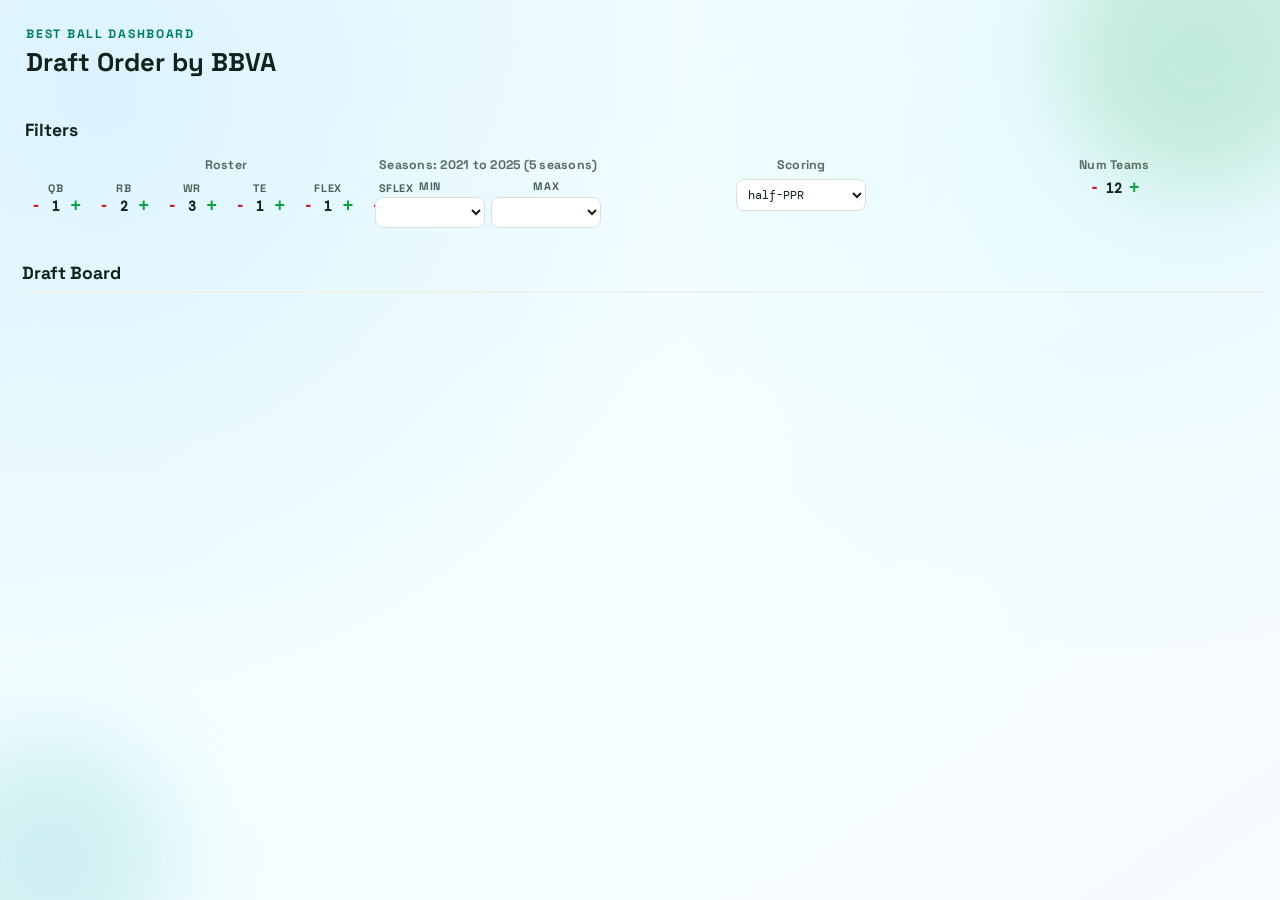
<file: samples/sample_06.html>
<!doctype html>
<html lang="en">
  <head>
    <meta charset="UTF-8" />
    <meta name="viewport" content="width=device-width, initial-scale=1.0" />
    <title>Draft Order by BBVA</title>
    <link rel="preconnect" href="https://fonts.googleapis.com" />
    <link rel="preconnect" href="https://fonts.gstatic.com" crossorigin />
    <link
      href="https://fonts.googleapis.com/css2?family=Space+Grotesk:wght@400;500;700&family=DM+Mono:wght@400;500&display=swap"
      rel="stylesheet"
    />
    <link rel="stylesheet" href="styles_sample_06.css" />
  </head>
  <body>
    <div class="bg-orb orb-1"></div>
    <div class="bg-orb orb-2"></div>

    <main class="app-shell">
      <header class="topbar card">
        <div>
          <p class="eyebrow">Best Ball Dashboard</p>
          <h1>Draft Order by BBVA</h1>
        </div>
      </header>

      <section id="filtersCard" class="filters-card card">
        <div class="filters-header">
          <h2>Filters</h2>
        </div>

        <div class="filters-grid">
          <div class="field roster-field">
            <label>Roster</label>
            <div class="roster-controls" id="rosterControls">
              <div class="roster-control">
                <span class="roster-label">QB</span>
                <div class="stepper" data-pos="QB">
                  <button type="button" class="stepper-btn" data-action="decrease" aria-label="Decrease QB">-</button>
                  <span id="slotQB" class="stepper-value">1</span>
                  <button type="button" class="stepper-btn" data-action="increase" aria-label="Increase QB">+</button>
                </div>
              </div>

              <div class="roster-control">
                <span class="roster-label">RB</span>
                <div class="stepper" data-pos="RB">
                  <button type="button" class="stepper-btn" data-action="decrease" aria-label="Decrease RB">-</button>
                  <span id="slotRB" class="stepper-value">2</span>
                  <button type="button" class="stepper-btn" data-action="increase" aria-label="Increase RB">+</button>
                </div>
              </div>

              <div class="roster-control">
                <span class="roster-label">WR</span>
                <div class="stepper" data-pos="WR">
                  <button type="button" class="stepper-btn" data-action="decrease" aria-label="Decrease WR">-</button>
                  <span id="slotWR" class="stepper-value">3</span>
                  <button type="button" class="stepper-btn" data-action="increase" aria-label="Increase WR">+</button>
                </div>
              </div>

              <div class="roster-control">
                <span class="roster-label">TE</span>
                <div class="stepper" data-pos="TE">
                  <button type="button" class="stepper-btn" data-action="decrease" aria-label="Decrease TE">-</button>
                  <span id="slotTE" class="stepper-value">1</span>
                  <button type="button" class="stepper-btn" data-action="increase" aria-label="Increase TE">+</button>
                </div>
              </div>

              <div class="roster-control">
                <span class="roster-label">FLEX</span>
                <div class="stepper" data-pos="FLEX">
                  <button type="button" class="stepper-btn" data-action="decrease" aria-label="Decrease FLEX">-</button>
                  <span id="slotFLEX" class="stepper-value">1</span>
                  <button type="button" class="stepper-btn" data-action="increase" aria-label="Increase FLEX">+</button>
                </div>
              </div>

              <div class="roster-control">
                <span class="roster-label">SFLEX</span>
                <div class="stepper" data-pos="SFLEX">
                  <button type="button" class="stepper-btn" data-action="decrease" aria-label="Decrease SFLEX">-</button>
                  <span id="slotSFLEX" class="stepper-value">0</span>
                  <button type="button" class="stepper-btn" data-action="increase" aria-label="Increase SFLEX">+</button>
                </div>
              </div>
            </div>
          </div>

          <div class="field season-field">
            <label for="minYearSelect">Seasons: <span id="seasonRangeValue">2021 to 2025 (5 seasons)</span></label>
            <div class="season-select-row">
              <div class="season-select-group">
                <span class="season-select-label">Min</span>
                <select id="minYearSelect" class="season-select" aria-label="Minimum season"></select>
              </div>
              <div class="season-select-group">
                <span class="season-select-label">Max</span>
                <select id="maxYearSelect" class="season-select" aria-label="Maximum season"></select>
              </div>
            </div>

          </div>

          <div class="field scoring-field">
            <label for="scoringSelect">Scoring</label>
            <select id="scoringSelect" class="season-select" aria-label="Scoring mode">
              <option value="half-ppr">half-PPR</option>
              <option value="ppr">PPR</option>
            </select>
          </div>

          <div class="field teams-field">
            <label>Num Teams</label>
            <div class="num-teams-control">
              <div class="stepper" data-pos="TEAMS">
                <button type="button" class="stepper-btn" data-action="decrease" aria-label="Decrease number of teams">-</button>
                <span id="numTeamsValue" class="stepper-value">12</span>
                <button type="button" class="stepper-btn" data-action="increase" aria-label="Increase number of teams">+</button>
              </div>
            </div>
          </div>
        </div>
      </section>

      <section class="board-view">
        <article class="panel card board-panel">
          <div class="table-header">
            <h2>Draft Board</h2>
          </div>
          <div id="draftBoard" class="draft-board-scroll"></div>
        </article>
      </section>
    </main>

    <script src="../app.js"></script>
  </body>
</html>
</file>
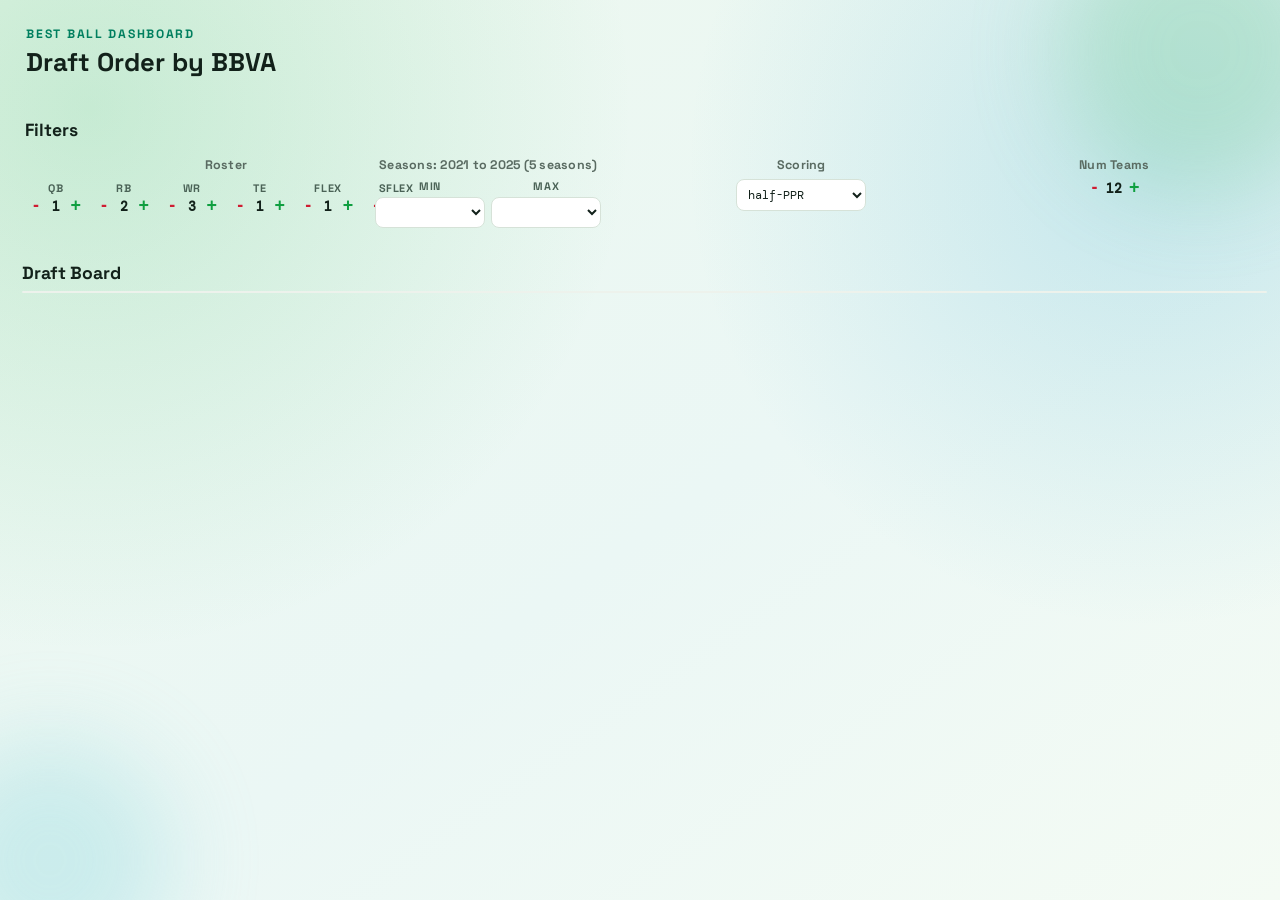
<file: samples/sample_07.html>
<!doctype html>
<html lang="en">
  <head>
    <meta charset="UTF-8" />
    <meta name="viewport" content="width=device-width, initial-scale=1.0" />
    <title>Draft Order by BBVA</title>
    <link rel="preconnect" href="https://fonts.googleapis.com" />
    <link rel="preconnect" href="https://fonts.gstatic.com" crossorigin />
    <link
      href="https://fonts.googleapis.com/css2?family=Space+Grotesk:wght@400;500;700&family=DM+Mono:wght@400;500&display=swap"
      rel="stylesheet"
    />
    <link rel="stylesheet" href="styles_sample_07.css" />
  </head>
  <body>
    <div class="bg-orb orb-1"></div>
    <div class="bg-orb orb-2"></div>

    <main class="app-shell">
      <header class="topbar card">
        <div>
          <p class="eyebrow">Best Ball Dashboard</p>
          <h1>Draft Order by BBVA</h1>
        </div>
      </header>

      <section id="filtersCard" class="filters-card card">
        <div class="filters-header">
          <h2>Filters</h2>
        </div>

        <div class="filters-grid">
          <div class="field roster-field">
            <label>Roster</label>
            <div class="roster-controls" id="rosterControls">
              <div class="roster-control">
                <span class="roster-label">QB</span>
                <div class="stepper" data-pos="QB">
                  <button type="button" class="stepper-btn" data-action="decrease" aria-label="Decrease QB">-</button>
                  <span id="slotQB" class="stepper-value">1</span>
                  <button type="button" class="stepper-btn" data-action="increase" aria-label="Increase QB">+</button>
                </div>
              </div>

              <div class="roster-control">
                <span class="roster-label">RB</span>
                <div class="stepper" data-pos="RB">
                  <button type="button" class="stepper-btn" data-action="decrease" aria-label="Decrease RB">-</button>
                  <span id="slotRB" class="stepper-value">2</span>
                  <button type="button" class="stepper-btn" data-action="increase" aria-label="Increase RB">+</button>
                </div>
              </div>

              <div class="roster-control">
                <span class="roster-label">WR</span>
                <div class="stepper" data-pos="WR">
                  <button type="button" class="stepper-btn" data-action="decrease" aria-label="Decrease WR">-</button>
                  <span id="slotWR" class="stepper-value">3</span>
                  <button type="button" class="stepper-btn" data-action="increase" aria-label="Increase WR">+</button>
                </div>
              </div>

              <div class="roster-control">
                <span class="roster-label">TE</span>
                <div class="stepper" data-pos="TE">
                  <button type="button" class="stepper-btn" data-action="decrease" aria-label="Decrease TE">-</button>
                  <span id="slotTE" class="stepper-value">1</span>
                  <button type="button" class="stepper-btn" data-action="increase" aria-label="Increase TE">+</button>
                </div>
              </div>

              <div class="roster-control">
                <span class="roster-label">FLEX</span>
                <div class="stepper" data-pos="FLEX">
                  <button type="button" class="stepper-btn" data-action="decrease" aria-label="Decrease FLEX">-</button>
                  <span id="slotFLEX" class="stepper-value">1</span>
                  <button type="button" class="stepper-btn" data-action="increase" aria-label="Increase FLEX">+</button>
                </div>
              </div>

              <div class="roster-control">
                <span class="roster-label">SFLEX</span>
                <div class="stepper" data-pos="SFLEX">
                  <button type="button" class="stepper-btn" data-action="decrease" aria-label="Decrease SFLEX">-</button>
                  <span id="slotSFLEX" class="stepper-value">0</span>
                  <button type="button" class="stepper-btn" data-action="increase" aria-label="Increase SFLEX">+</button>
                </div>
              </div>
            </div>
          </div>

          <div class="field season-field">
            <label for="minYearSelect">Seasons: <span id="seasonRangeValue">2021 to 2025 (5 seasons)</span></label>
            <div class="season-select-row">
              <div class="season-select-group">
                <span class="season-select-label">Min</span>
                <select id="minYearSelect" class="season-select" aria-label="Minimum season"></select>
              </div>
              <div class="season-select-group">
                <span class="season-select-label">Max</span>
                <select id="maxYearSelect" class="season-select" aria-label="Maximum season"></select>
              </div>
            </div>

          </div>

          <div class="field scoring-field">
            <label for="scoringSelect">Scoring</label>
            <select id="scoringSelect" class="season-select" aria-label="Scoring mode">
              <option value="half-ppr">half-PPR</option>
              <option value="ppr">PPR</option>
            </select>
          </div>

          <div class="field teams-field">
            <label>Num Teams</label>
            <div class="num-teams-control">
              <div class="stepper" data-pos="TEAMS">
                <button type="button" class="stepper-btn" data-action="decrease" aria-label="Decrease number of teams">-</button>
                <span id="numTeamsValue" class="stepper-value">12</span>
                <button type="button" class="stepper-btn" data-action="increase" aria-label="Increase number of teams">+</button>
              </div>
            </div>
          </div>
        </div>
      </section>

      <section class="board-view">
        <article class="panel card board-panel">
          <div class="table-header">
            <h2>Draft Board</h2>
          </div>
          <div id="draftBoard" class="draft-board-scroll"></div>
        </article>
      </section>
    </main>

    <script src="../app.js"></script>
  </body>
</html>
</file>
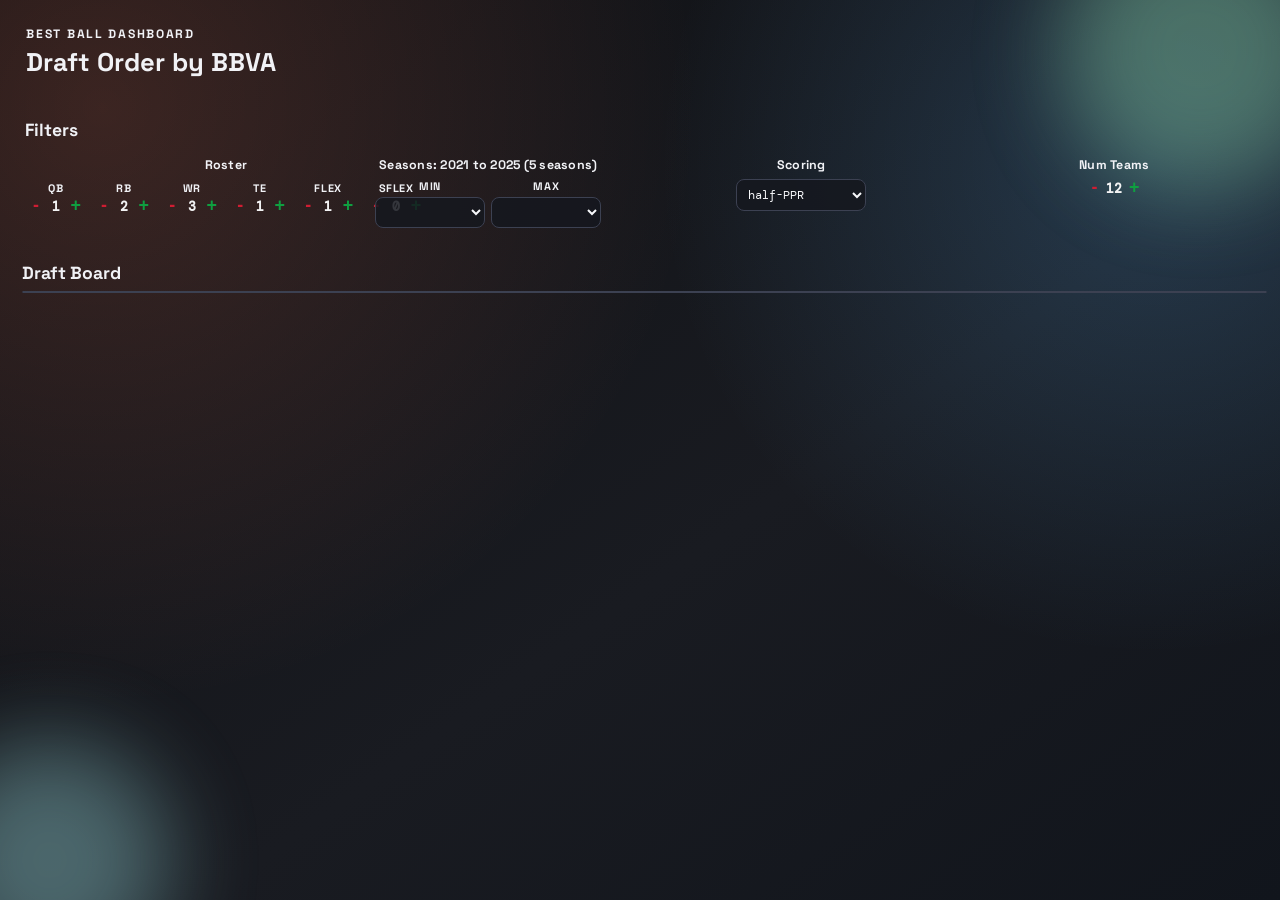
<file: samples/sample_08.html>
<!doctype html>
<html lang="en">
  <head>
    <meta charset="UTF-8" />
    <meta name="viewport" content="width=device-width, initial-scale=1.0" />
    <title>Draft Order by BBVA</title>
    <link rel="preconnect" href="https://fonts.googleapis.com" />
    <link rel="preconnect" href="https://fonts.gstatic.com" crossorigin />
    <link
      href="https://fonts.googleapis.com/css2?family=Space+Grotesk:wght@400;500;700&family=DM+Mono:wght@400;500&display=swap"
      rel="stylesheet"
    />
    <link rel="stylesheet" href="styles_sample_08.css" />
  </head>
  <body>
    <div class="bg-orb orb-1"></div>
    <div class="bg-orb orb-2"></div>

    <main class="app-shell">
      <header class="topbar card">
        <div>
          <p class="eyebrow">Best Ball Dashboard</p>
          <h1>Draft Order by BBVA</h1>
        </div>
      </header>

      <section id="filtersCard" class="filters-card card">
        <div class="filters-header">
          <h2>Filters</h2>
        </div>

        <div class="filters-grid">
          <div class="field roster-field">
            <label>Roster</label>
            <div class="roster-controls" id="rosterControls">
              <div class="roster-control">
                <span class="roster-label">QB</span>
                <div class="stepper" data-pos="QB">
                  <button type="button" class="stepper-btn" data-action="decrease" aria-label="Decrease QB">-</button>
                  <span id="slotQB" class="stepper-value">1</span>
                  <button type="button" class="stepper-btn" data-action="increase" aria-label="Increase QB">+</button>
                </div>
              </div>

              <div class="roster-control">
                <span class="roster-label">RB</span>
                <div class="stepper" data-pos="RB">
                  <button type="button" class="stepper-btn" data-action="decrease" aria-label="Decrease RB">-</button>
                  <span id="slotRB" class="stepper-value">2</span>
                  <button type="button" class="stepper-btn" data-action="increase" aria-label="Increase RB">+</button>
                </div>
              </div>

              <div class="roster-control">
                <span class="roster-label">WR</span>
                <div class="stepper" data-pos="WR">
                  <button type="button" class="stepper-btn" data-action="decrease" aria-label="Decrease WR">-</button>
                  <span id="slotWR" class="stepper-value">3</span>
                  <button type="button" class="stepper-btn" data-action="increase" aria-label="Increase WR">+</button>
                </div>
              </div>

              <div class="roster-control">
                <span class="roster-label">TE</span>
                <div class="stepper" data-pos="TE">
                  <button type="button" class="stepper-btn" data-action="decrease" aria-label="Decrease TE">-</button>
                  <span id="slotTE" class="stepper-value">1</span>
                  <button type="button" class="stepper-btn" data-action="increase" aria-label="Increase TE">+</button>
                </div>
              </div>

              <div class="roster-control">
                <span class="roster-label">FLEX</span>
                <div class="stepper" data-pos="FLEX">
                  <button type="button" class="stepper-btn" data-action="decrease" aria-label="Decrease FLEX">-</button>
                  <span id="slotFLEX" class="stepper-value">1</span>
                  <button type="button" class="stepper-btn" data-action="increase" aria-label="Increase FLEX">+</button>
                </div>
              </div>

              <div class="roster-control">
                <span class="roster-label">SFLEX</span>
                <div class="stepper" data-pos="SFLEX">
                  <button type="button" class="stepper-btn" data-action="decrease" aria-label="Decrease SFLEX">-</button>
                  <span id="slotSFLEX" class="stepper-value">0</span>
                  <button type="button" class="stepper-btn" data-action="increase" aria-label="Increase SFLEX">+</button>
                </div>
              </div>
            </div>
          </div>

          <div class="field season-field">
            <label for="minYearSelect">Seasons: <span id="seasonRangeValue">2021 to 2025 (5 seasons)</span></label>
            <div class="season-select-row">
              <div class="season-select-group">
                <span class="season-select-label">Min</span>
                <select id="minYearSelect" class="season-select" aria-label="Minimum season"></select>
              </div>
              <div class="season-select-group">
                <span class="season-select-label">Max</span>
                <select id="maxYearSelect" class="season-select" aria-label="Maximum season"></select>
              </div>
            </div>

          </div>

          <div class="field scoring-field">
            <label for="scoringSelect">Scoring</label>
            <select id="scoringSelect" class="season-select" aria-label="Scoring mode">
              <option value="half-ppr">half-PPR</option>
              <option value="ppr">PPR</option>
            </select>
          </div>

          <div class="field teams-field">
            <label>Num Teams</label>
            <div class="num-teams-control">
              <div class="stepper" data-pos="TEAMS">
                <button type="button" class="stepper-btn" data-action="decrease" aria-label="Decrease number of teams">-</button>
                <span id="numTeamsValue" class="stepper-value">12</span>
                <button type="button" class="stepper-btn" data-action="increase" aria-label="Increase number of teams">+</button>
              </div>
            </div>
          </div>
        </div>
      </section>

      <section class="board-view">
        <article class="panel card board-panel">
          <div class="table-header">
            <h2>Draft Board</h2>
          </div>
          <div id="draftBoard" class="draft-board-scroll"></div>
        </article>
      </section>
    </main>

    <script src="../app.js"></script>
  </body>
</html>
</file>
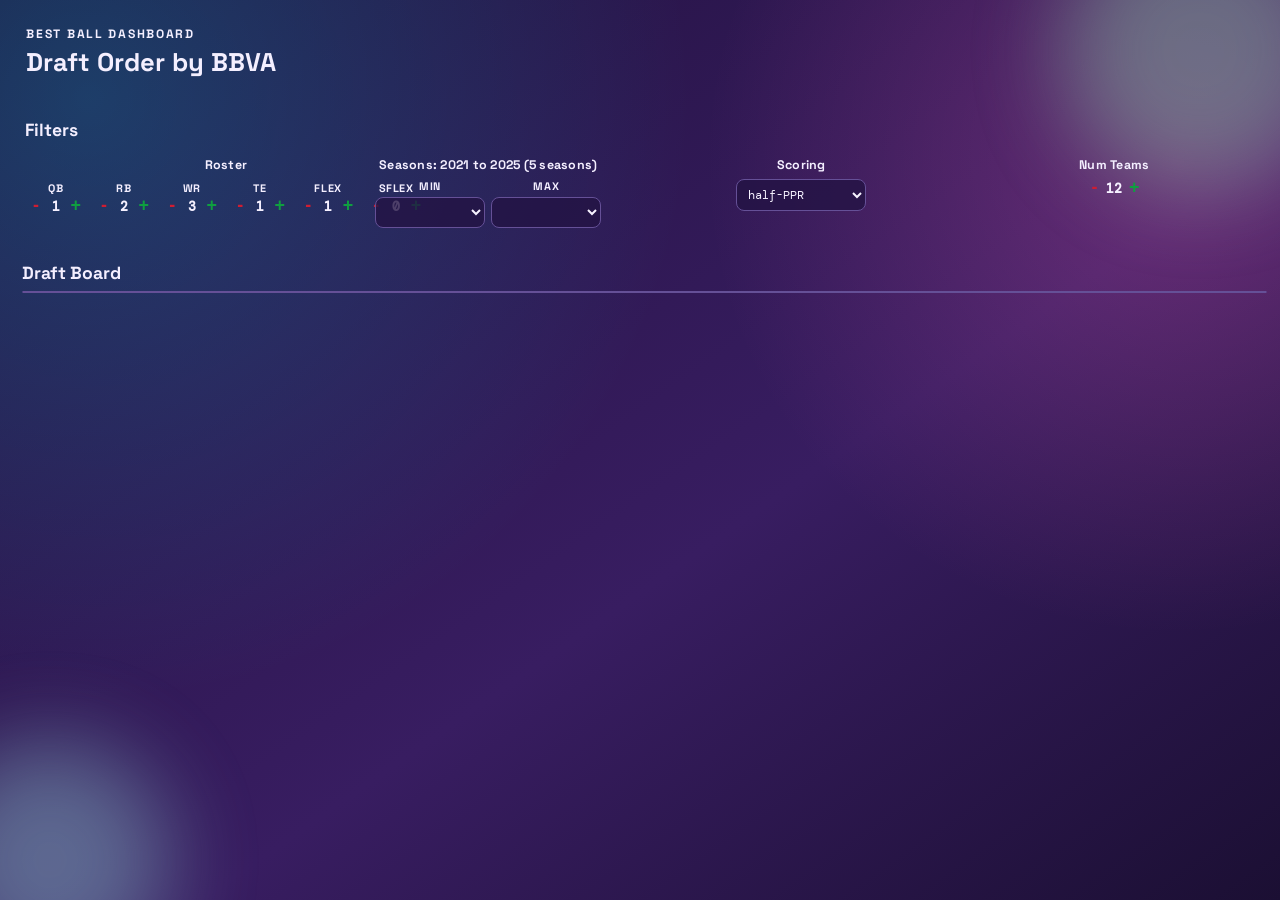
<file: samples/sample_09.html>
<!doctype html>
<html lang="en">
  <head>
    <meta charset="UTF-8" />
    <meta name="viewport" content="width=device-width, initial-scale=1.0" />
    <title>Draft Order by BBVA</title>
    <link rel="preconnect" href="https://fonts.googleapis.com" />
    <link rel="preconnect" href="https://fonts.gstatic.com" crossorigin />
    <link
      href="https://fonts.googleapis.com/css2?family=Space+Grotesk:wght@400;500;700&family=DM+Mono:wght@400;500&display=swap"
      rel="stylesheet"
    />
    <link rel="stylesheet" href="styles_sample_09.css" />
  </head>
  <body>
    <div class="bg-orb orb-1"></div>
    <div class="bg-orb orb-2"></div>

    <main class="app-shell">
      <header class="topbar card">
        <div>
          <p class="eyebrow">Best Ball Dashboard</p>
          <h1>Draft Order by BBVA</h1>
        </div>
      </header>

      <section id="filtersCard" class="filters-card card">
        <div class="filters-header">
          <h2>Filters</h2>
        </div>

        <div class="filters-grid">
          <div class="field roster-field">
            <label>Roster</label>
            <div class="roster-controls" id="rosterControls">
              <div class="roster-control">
                <span class="roster-label">QB</span>
                <div class="stepper" data-pos="QB">
                  <button type="button" class="stepper-btn" data-action="decrease" aria-label="Decrease QB">-</button>
                  <span id="slotQB" class="stepper-value">1</span>
                  <button type="button" class="stepper-btn" data-action="increase" aria-label="Increase QB">+</button>
                </div>
              </div>

              <div class="roster-control">
                <span class="roster-label">RB</span>
                <div class="stepper" data-pos="RB">
                  <button type="button" class="stepper-btn" data-action="decrease" aria-label="Decrease RB">-</button>
                  <span id="slotRB" class="stepper-value">2</span>
                  <button type="button" class="stepper-btn" data-action="increase" aria-label="Increase RB">+</button>
                </div>
              </div>

              <div class="roster-control">
                <span class="roster-label">WR</span>
                <div class="stepper" data-pos="WR">
                  <button type="button" class="stepper-btn" data-action="decrease" aria-label="Decrease WR">-</button>
                  <span id="slotWR" class="stepper-value">3</span>
                  <button type="button" class="stepper-btn" data-action="increase" aria-label="Increase WR">+</button>
                </div>
              </div>

              <div class="roster-control">
                <span class="roster-label">TE</span>
                <div class="stepper" data-pos="TE">
                  <button type="button" class="stepper-btn" data-action="decrease" aria-label="Decrease TE">-</button>
                  <span id="slotTE" class="stepper-value">1</span>
                  <button type="button" class="stepper-btn" data-action="increase" aria-label="Increase TE">+</button>
                </div>
              </div>

              <div class="roster-control">
                <span class="roster-label">FLEX</span>
                <div class="stepper" data-pos="FLEX">
                  <button type="button" class="stepper-btn" data-action="decrease" aria-label="Decrease FLEX">-</button>
                  <span id="slotFLEX" class="stepper-value">1</span>
                  <button type="button" class="stepper-btn" data-action="increase" aria-label="Increase FLEX">+</button>
                </div>
              </div>

              <div class="roster-control">
                <span class="roster-label">SFLEX</span>
                <div class="stepper" data-pos="SFLEX">
                  <button type="button" class="stepper-btn" data-action="decrease" aria-label="Decrease SFLEX">-</button>
                  <span id="slotSFLEX" class="stepper-value">0</span>
                  <button type="button" class="stepper-btn" data-action="increase" aria-label="Increase SFLEX">+</button>
                </div>
              </div>
            </div>
          </div>

          <div class="field season-field">
            <label for="minYearSelect">Seasons: <span id="seasonRangeValue">2021 to 2025 (5 seasons)</span></label>
            <div class="season-select-row">
              <div class="season-select-group">
                <span class="season-select-label">Min</span>
                <select id="minYearSelect" class="season-select" aria-label="Minimum season"></select>
              </div>
              <div class="season-select-group">
                <span class="season-select-label">Max</span>
                <select id="maxYearSelect" class="season-select" aria-label="Maximum season"></select>
              </div>
            </div>

          </div>

          <div class="field scoring-field">
            <label for="scoringSelect">Scoring</label>
            <select id="scoringSelect" class="season-select" aria-label="Scoring mode">
              <option value="half-ppr">half-PPR</option>
              <option value="ppr">PPR</option>
            </select>
          </div>

          <div class="field teams-field">
            <label>Num Teams</label>
            <div class="num-teams-control">
              <div class="stepper" data-pos="TEAMS">
                <button type="button" class="stepper-btn" data-action="decrease" aria-label="Decrease number of teams">-</button>
                <span id="numTeamsValue" class="stepper-value">12</span>
                <button type="button" class="stepper-btn" data-action="increase" aria-label="Increase number of teams">+</button>
              </div>
            </div>
          </div>
        </div>
      </section>

      <section class="board-view">
        <article class="panel card board-panel">
          <div class="table-header">
            <h2>Draft Board</h2>
          </div>
          <div id="draftBoard" class="draft-board-scroll"></div>
        </article>
      </section>
    </main>

    <script src="../app.js"></script>
  </body>
</html>
</file>
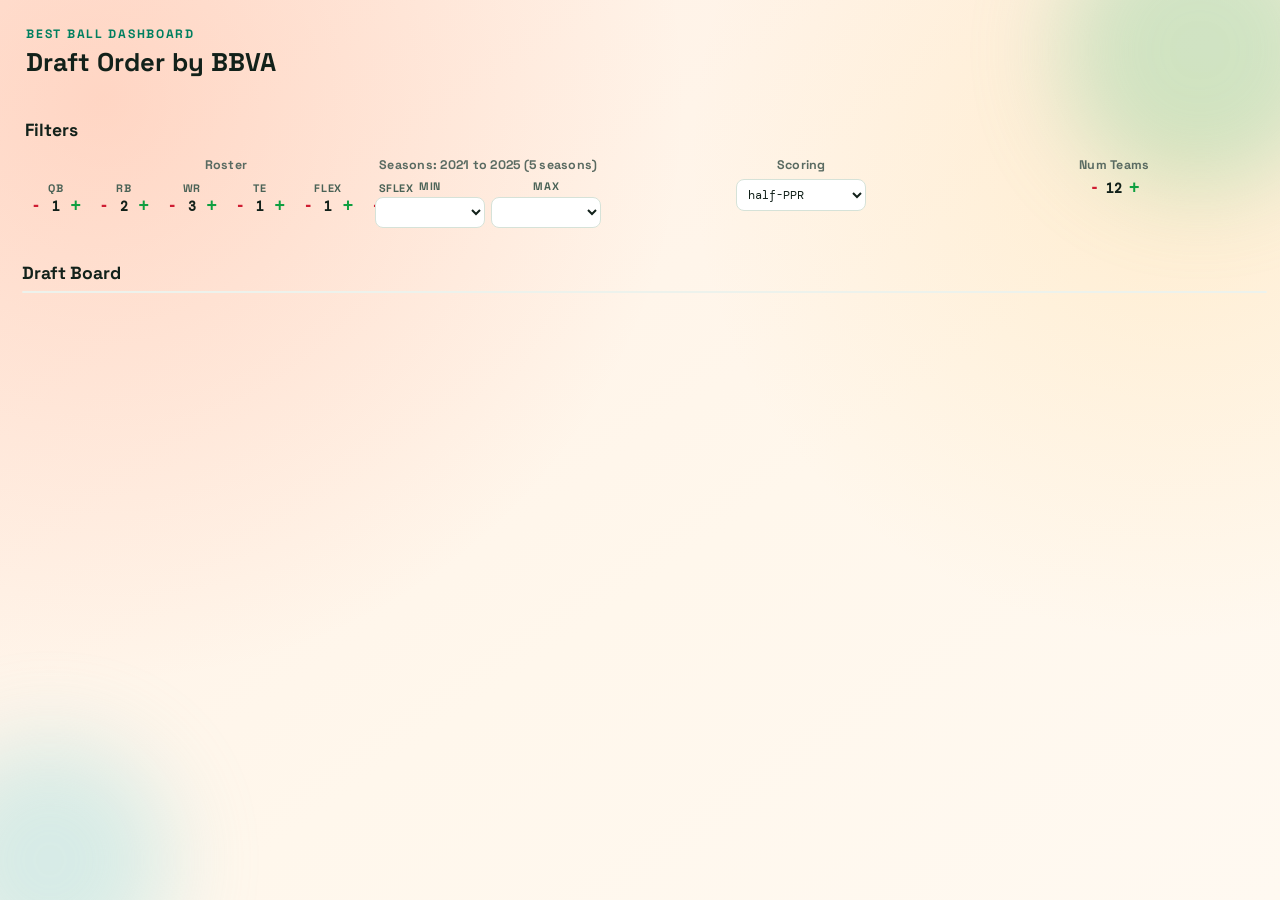
<file: samples/sample_10.html>
<!doctype html>
<html lang="en">
  <head>
    <meta charset="UTF-8" />
    <meta name="viewport" content="width=device-width, initial-scale=1.0" />
    <title>Draft Order by BBVA</title>
    <link rel="preconnect" href="https://fonts.googleapis.com" />
    <link rel="preconnect" href="https://fonts.gstatic.com" crossorigin />
    <link
      href="https://fonts.googleapis.com/css2?family=Space+Grotesk:wght@400;500;700&family=DM+Mono:wght@400;500&display=swap"
      rel="stylesheet"
    />
    <link rel="stylesheet" href="styles_sample_10.css" />
  </head>
  <body>
    <div class="bg-orb orb-1"></div>
    <div class="bg-orb orb-2"></div>

    <main class="app-shell">
      <header class="topbar card">
        <div>
          <p class="eyebrow">Best Ball Dashboard</p>
          <h1>Draft Order by BBVA</h1>
        </div>
      </header>

      <section id="filtersCard" class="filters-card card">
        <div class="filters-header">
          <h2>Filters</h2>
        </div>

        <div class="filters-grid">
          <div class="field roster-field">
            <label>Roster</label>
            <div class="roster-controls" id="rosterControls">
              <div class="roster-control">
                <span class="roster-label">QB</span>
                <div class="stepper" data-pos="QB">
                  <button type="button" class="stepper-btn" data-action="decrease" aria-label="Decrease QB">-</button>
                  <span id="slotQB" class="stepper-value">1</span>
                  <button type="button" class="stepper-btn" data-action="increase" aria-label="Increase QB">+</button>
                </div>
              </div>

              <div class="roster-control">
                <span class="roster-label">RB</span>
                <div class="stepper" data-pos="RB">
                  <button type="button" class="stepper-btn" data-action="decrease" aria-label="Decrease RB">-</button>
                  <span id="slotRB" class="stepper-value">2</span>
                  <button type="button" class="stepper-btn" data-action="increase" aria-label="Increase RB">+</button>
                </div>
              </div>

              <div class="roster-control">
                <span class="roster-label">WR</span>
                <div class="stepper" data-pos="WR">
                  <button type="button" class="stepper-btn" data-action="decrease" aria-label="Decrease WR">-</button>
                  <span id="slotWR" class="stepper-value">3</span>
                  <button type="button" class="stepper-btn" data-action="increase" aria-label="Increase WR">+</button>
                </div>
              </div>

              <div class="roster-control">
                <span class="roster-label">TE</span>
                <div class="stepper" data-pos="TE">
                  <button type="button" class="stepper-btn" data-action="decrease" aria-label="Decrease TE">-</button>
                  <span id="slotTE" class="stepper-value">1</span>
                  <button type="button" class="stepper-btn" data-action="increase" aria-label="Increase TE">+</button>
                </div>
              </div>

              <div class="roster-control">
                <span class="roster-label">FLEX</span>
                <div class="stepper" data-pos="FLEX">
                  <button type="button" class="stepper-btn" data-action="decrease" aria-label="Decrease FLEX">-</button>
                  <span id="slotFLEX" class="stepper-value">1</span>
                  <button type="button" class="stepper-btn" data-action="increase" aria-label="Increase FLEX">+</button>
                </div>
              </div>

              <div class="roster-control">
                <span class="roster-label">SFLEX</span>
                <div class="stepper" data-pos="SFLEX">
                  <button type="button" class="stepper-btn" data-action="decrease" aria-label="Decrease SFLEX">-</button>
                  <span id="slotSFLEX" class="stepper-value">0</span>
                  <button type="button" class="stepper-btn" data-action="increase" aria-label="Increase SFLEX">+</button>
                </div>
              </div>
            </div>
          </div>

          <div class="field season-field">
            <label for="minYearSelect">Seasons: <span id="seasonRangeValue">2021 to 2025 (5 seasons)</span></label>
            <div class="season-select-row">
              <div class="season-select-group">
                <span class="season-select-label">Min</span>
                <select id="minYearSelect" class="season-select" aria-label="Minimum season"></select>
              </div>
              <div class="season-select-group">
                <span class="season-select-label">Max</span>
                <select id="maxYearSelect" class="season-select" aria-label="Maximum season"></select>
              </div>
            </div>

          </div>

          <div class="field scoring-field">
            <label for="scoringSelect">Scoring</label>
            <select id="scoringSelect" class="season-select" aria-label="Scoring mode">
              <option value="half-ppr">half-PPR</option>
              <option value="ppr">PPR</option>
            </select>
          </div>

          <div class="field teams-field">
            <label>Num Teams</label>
            <div class="num-teams-control">
              <div class="stepper" data-pos="TEAMS">
                <button type="button" class="stepper-btn" data-action="decrease" aria-label="Decrease number of teams">-</button>
                <span id="numTeamsValue" class="stepper-value">12</span>
                <button type="button" class="stepper-btn" data-action="increase" aria-label="Increase number of teams">+</button>
              </div>
            </div>
          </div>
        </div>
      </section>

      <section class="board-view">
        <article class="panel card board-panel">
          <div class="table-header">
            <h2>Draft Board</h2>
          </div>
          <div id="draftBoard" class="draft-board-scroll"></div>
        </article>
      </section>
    </main>

    <script src="../app.js"></script>
  </body>
</html>
</file>
<file: samples/styles_sample_01.css>
@import url("../styles.css");
body { background: radial-gradient(circle at 8% 14%, rgba(255, 121, 90, 0.28) 0, transparent 40%), radial-gradient(circle at 92% 18%, rgba(255, 206, 122, 0.24) 0, transparent 36%), linear-gradient(140deg, #fff5ec 0%, #fff0f7 55%, #fffdf3 100%); }
.board-cell.qb { background: linear-gradient(145deg, #7faef2 0%, #5f8fd9 100%); }
.board-cell.rb { background: linear-gradient(145deg, #89d8b8 0%, #61b995 100%); }
.board-cell.wr { background: linear-gradient(145deg, #f3d29a 0%, #e3b66f 100%); }
.board-cell.te { background: linear-gradient(145deg, #e9b5cf 0%, #d592b2 100%); }
.board-header, .board-round { background: #fff4e8; color: #68483d; }
</file>
<file: samples/styles_sample_02.css>
@import url("../styles.css");
body { background: radial-gradient(circle at 8% 12%, rgba(71, 142, 230, 0.25) 0, transparent 42%), radial-gradient(circle at 88% 20%, rgba(35, 196, 181, 0.2) 0, transparent 37%), linear-gradient(145deg, #ecf6ff 0%, #e6fbf8 52%, #f2f8ff 100%); }
.board-cell.qb { background: linear-gradient(145deg, #8ab1ef 0%, #648ed3 100%); }
.board-cell.rb { background: linear-gradient(145deg, #f0b39f 0%, #dc8d78 100%); }
.board-cell.wr { background: linear-gradient(145deg, #9fdcb7 0%, #75c294 100%); }
.board-cell.te { background: linear-gradient(145deg, #f3dfa6 0%, #e4c66f 100%); }
.board-header, .board-round { background: #e8f5fd; color: #2a4f66; }
</file>
<file: samples/styles_sample_03.css>
@import url("../styles.css");
body { color: #edf4ff; background: radial-gradient(circle at 10% 10%, rgba(0, 242, 213, 0.18) 0, transparent 40%), radial-gradient(circle at 92% 18%, rgba(255, 80, 204, 0.22) 0, transparent 35%), linear-gradient(145deg, #080813 0%, #13112c 58%, #091726 100%); }
.eyebrow, .subtle, label, .season-select-label, .roster-label, h1, h2 { color: #e8f1ff; }
.season-select, .draft-board-scroll { background: rgba(13, 19, 38, 0.84); color: #ebf3ff; border-color: #334566; }
.board-cell.empty { background: #151d35; }
.board-cell.qb { background: linear-gradient(145deg, #5f9fda 0%, #3f78be 100%); }
.board-cell.rb { background: linear-gradient(145deg, #63c5a5 0%, #3f9d7f 100%); }
.board-cell.wr { background: linear-gradient(145deg, #d9b46a 0%, #ba9042 100%); }
.board-cell.te { background: linear-gradient(145deg, #c78bc5 0%, #a364a4 100%); }
.board-header, .board-round { background: #1b2849; color: #dbe9ff; }
.board-cell, .board-header, .board-round { border-color: #2a3b60; }
.board-pick-number, .board-metric-line, .board-vorp { color: #e9f1ff; }
</file>
<file: samples/styles_sample_04.css>
@import url("../styles.css");
body { background: radial-gradient(circle at 6% 12%, rgba(172, 139, 255, 0.24) 0, transparent 40%), radial-gradient(circle at 92% 20%, rgba(255, 167, 207, 0.24) 0, transparent 35%), linear-gradient(145deg, #f3edff 0%, #fff0fa 56%, #f7f9ff 100%); }
.board-cell.qb { background: linear-gradient(145deg, #f0a2a8 0%, #db7e86 100%); }
.board-cell.rb { background: linear-gradient(145deg, #9fdccf 0%, #74bfb2 100%); }
.board-cell.wr { background: linear-gradient(145deg, #f3d79d 0%, #e2bb73 100%); }
.board-cell.te { background: linear-gradient(145deg, #b59ece 0%, #9478b5 100%); }
.board-header, .board-round { background: #f5eeff; color: #554a6d; }
</file>
<file: samples/styles_sample_05.css>
@import url("../styles.css");
body { background: radial-gradient(circle at 8% 10%, rgba(202, 139, 76, 0.24) 0, transparent 39%), radial-gradient(circle at 92% 22%, rgba(228, 176, 109, 0.26) 0, transparent 35%), linear-gradient(145deg, #fff5e7 0%, #f6ebdd 54%, #fffaf0 100%); }
.board-cell.qb { background: linear-gradient(145deg, #93a9c0 0%, #6f859c 100%); }
.board-cell.rb { background: linear-gradient(145deg, #b5a4c0 0%, #93819f 100%); }
.board-cell.wr { background: linear-gradient(145deg, #e8b09a 0%, #d38a72 100%); }
.board-cell.te { background: linear-gradient(145deg, #d8be99 0%, #bb9f79 100%); }
.board-header, .board-round { background: #fcefdc; color: #6b4b2f; }
</file>
<file: samples/styles_sample_06.css>
@import url("../styles.css");
body { background: radial-gradient(circle at 8% 11%, rgba(157, 219, 255, 0.22) 0, transparent 42%), radial-gradient(circle at 90% 18%, rgba(183, 238, 255, 0.2) 0, transparent 37%), linear-gradient(145deg, #edfaff 0%, #f3feff 52%, #f8fbff 100%); }
.board-cell.qb { background: linear-gradient(145deg, #81b8e5 0%, #5e95c9 100%); }
.board-cell.rb { background: linear-gradient(145deg, #8ed9cc 0%, #66bbaf 100%); }
.board-cell.wr { background: linear-gradient(145deg, #f2d49a 0%, #deba71 100%); }
.board-cell.te { background: linear-gradient(145deg, #e2a5bf 0%, #ca7f9f 100%); }
.board-header, .board-round { background: #e8f7ff; color: #355f78; }
</file>
<file: samples/styles_sample_07.css>
@import url("../styles.css");
body { background: radial-gradient(circle at 7% 12%, rgba(77, 193, 122, 0.24) 0, transparent 38%), radial-gradient(circle at 90% 18%, rgba(58, 171, 202, 0.22) 0, transparent 34%), linear-gradient(145deg, #edf8ee 0%, #ebf7f5 55%, #f4fbf4 100%); }
.board-cell.qb { background: linear-gradient(145deg, #83b3cf 0%, #5e91b0 100%); }
.board-cell.rb { background: linear-gradient(145deg, #aad3a2 0%, #84b97b 100%); }
.board-cell.wr { background: linear-gradient(145deg, #efc28f 0%, #d89f66 100%); }
.board-cell.te { background: linear-gradient(145deg, #e1a29b 0%, #c87d73 100%); }
.board-header, .board-round { background: #ebf7ef; color: #2f5a43; }
</file>
<file: samples/styles_sample_08.css>
@import url("../styles.css");
body { color: #f2f2f3; background: radial-gradient(circle at 8% 12%, rgba(255, 122, 89, 0.18) 0, transparent 42%), radial-gradient(circle at 90% 18%, rgba(90, 184, 255, 0.2) 0, transparent 36%), linear-gradient(145deg, #0f1013 0%, #191b21 58%, #11151c 100%); }
.eyebrow, .subtle, label, .season-select-label, .roster-label, h1, h2 { color: #f1f2f6; }
.season-select, .draft-board-scroll { background: rgba(22, 24, 31, 0.86); color: #f7f8fb; border-color: #3c4152; }
.board-cell.empty { background: #1b1f29; }
.board-cell.qb { background: linear-gradient(145deg, #719ec0 0%, #4f7897 100%); }
.board-cell.rb { background: linear-gradient(145deg, #73c5a9 0%, #4fa084 100%); }
.board-cell.wr { background: linear-gradient(145deg, #d7b67c 0%, #b8945e 100%); }
.board-cell.te { background: linear-gradient(145deg, #c48a9e 0%, #a3667f 100%); }
.board-header, .board-round { background: #242937; color: #f1f3f8; }
.board-cell, .board-header, .board-round { border-color: #384055; }
.board-pick-number, .board-metric-line, .board-vorp { color: #f1f3f8; }
</file>
<file: samples/styles_sample_09.css>
@import url("../styles.css");
body { color: #f5f0ff; background: radial-gradient(circle at 7% 11%, rgba(0, 232, 255, 0.2) 0, transparent 42%), radial-gradient(circle at 92% 18%, rgba(255, 96, 187, 0.25) 0, transparent 34%), linear-gradient(145deg, #21113e 0%, #381d61 58%, #1b0f33 100%); }
.eyebrow, .subtle, label, .season-select-label, .roster-label, h1, h2 { color: #f4efff; }
.season-select, .draft-board-scroll { background: rgba(36, 19, 68, 0.8); color: #f7f3ff; border-color: #655097; }
.board-cell.empty { background: #312357; }
.board-cell.qb { background: linear-gradient(145deg, #6fa9cf 0%, #4e82ad 100%); }
.board-cell.rb { background: linear-gradient(145deg, #c786b7 0%, #a56299 100%); }
.board-cell.wr { background: linear-gradient(145deg, #b7cf87 0%, #93b060 100%); }
.board-cell.te { background: linear-gradient(145deg, #e0b58d 0%, #c79268 100%); }
.board-header, .board-round { background: #3b2565; color: #f1e8ff; }
.board-cell, .board-header, .board-round { border-color: #614293; }
.board-pick-number, .board-metric-line, .board-vorp { color: #f2e9ff; }
</file>
<file: samples/styles_sample_10.css>
@import url("../styles.css");
body { background: radial-gradient(circle at 8% 11%, rgba(255, 126, 87, 0.24) 0, transparent 41%), radial-gradient(circle at 92% 17%, rgba(255, 200, 106, 0.22) 0, transparent 35%), linear-gradient(145deg, #fff0e5 0%, #fff7ec 58%, #fff9f1 100%); }
.board-cell.qb { background: linear-gradient(145deg, #82abdd 0%, #5f86bf 100%); }
.board-cell.rb { background: linear-gradient(145deg, #89c9ac 0%, #63a987 100%); }
.board-cell.wr { background: linear-gradient(145deg, #e6b38e 0%, #cb8a63 100%); }
.board-cell.te { background: linear-gradient(145deg, #c29fce 0%, #9e7eb1 100%); }
.board-header, .board-round { background: #fff1e1; color: #6a4833; }
</file>
